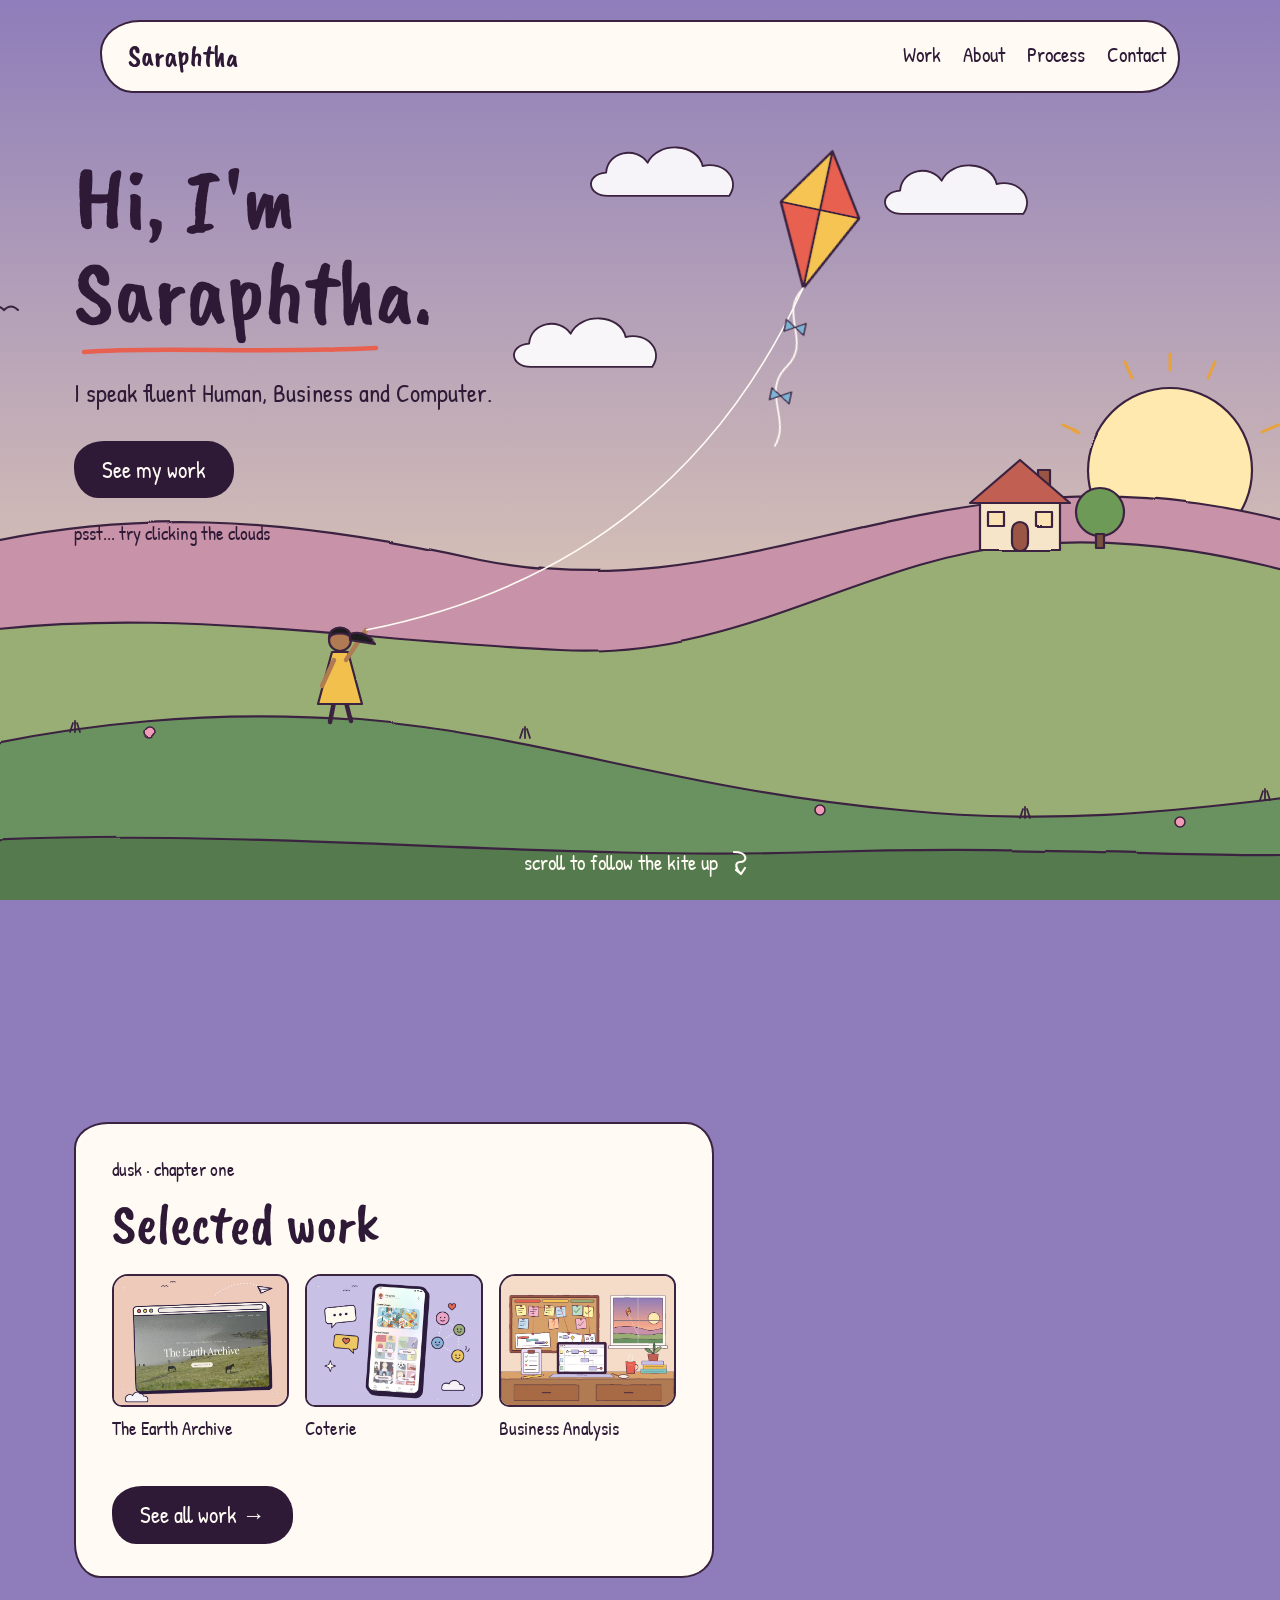
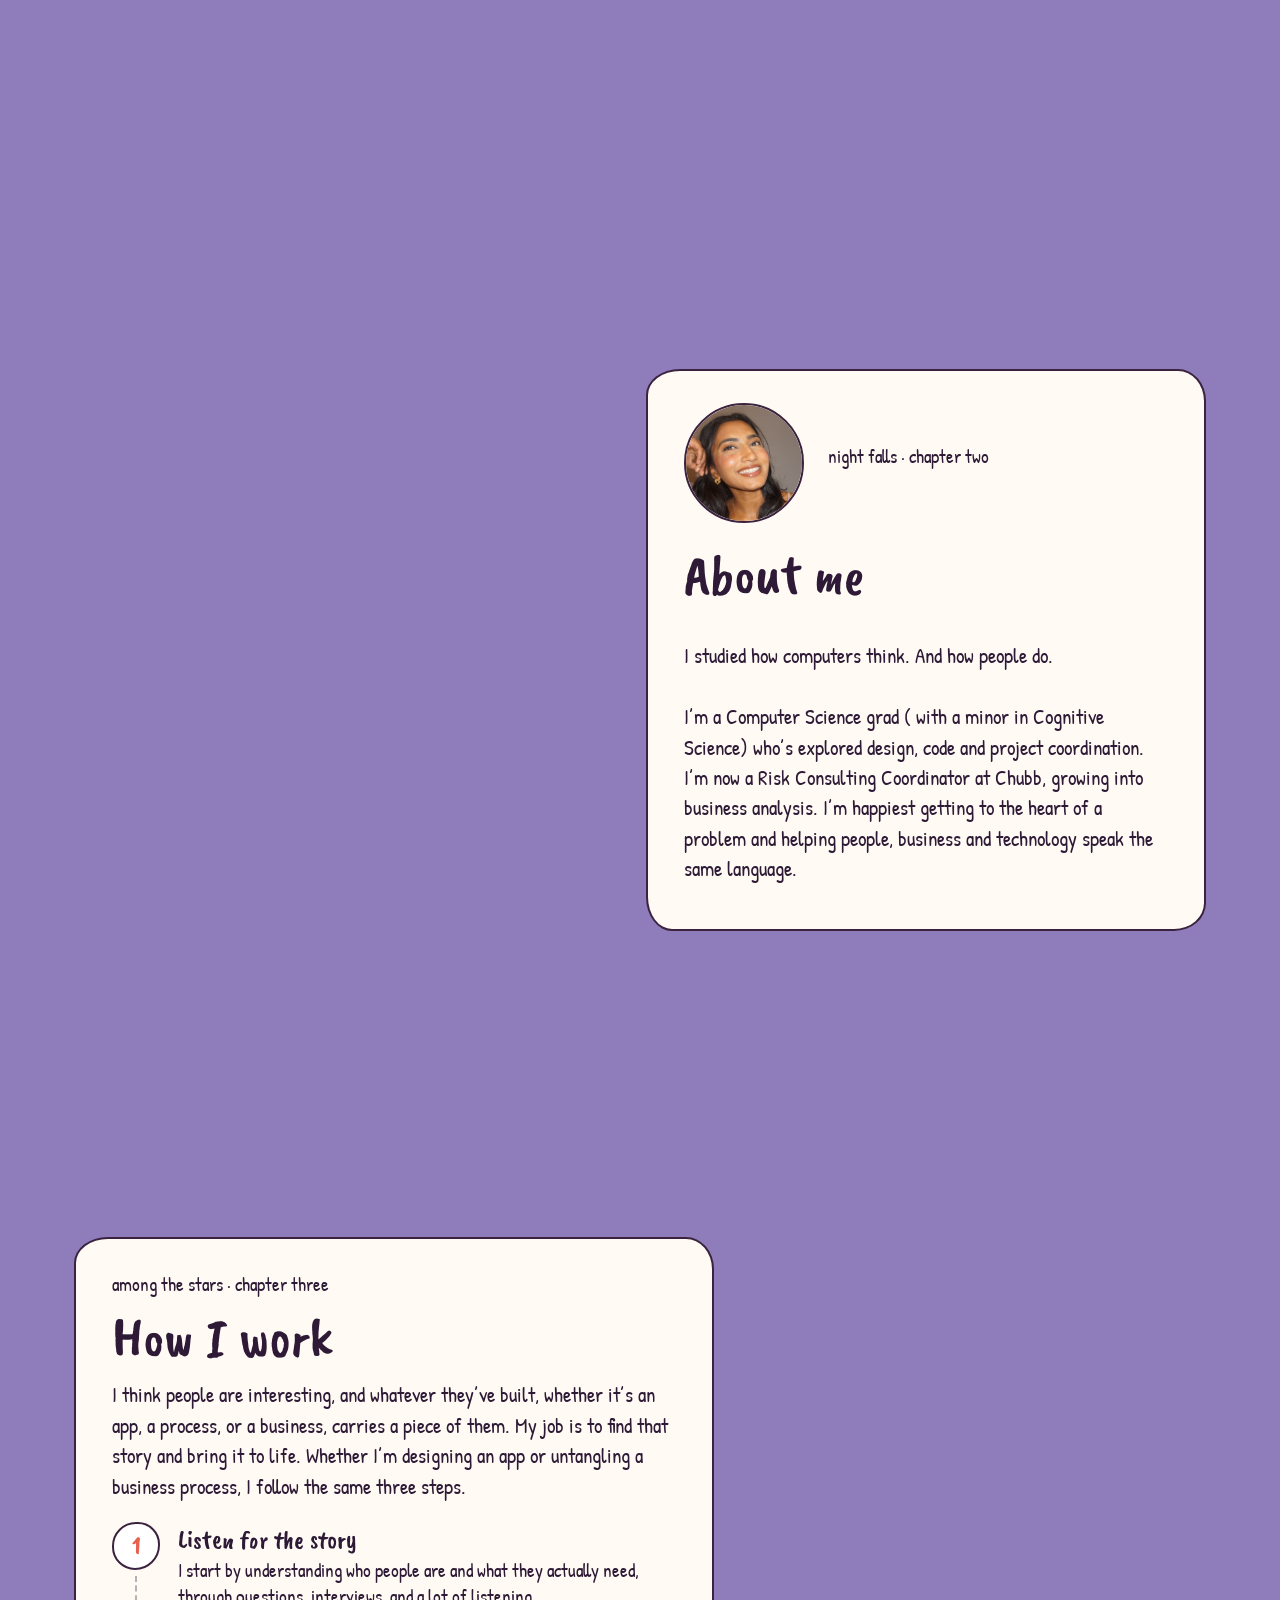
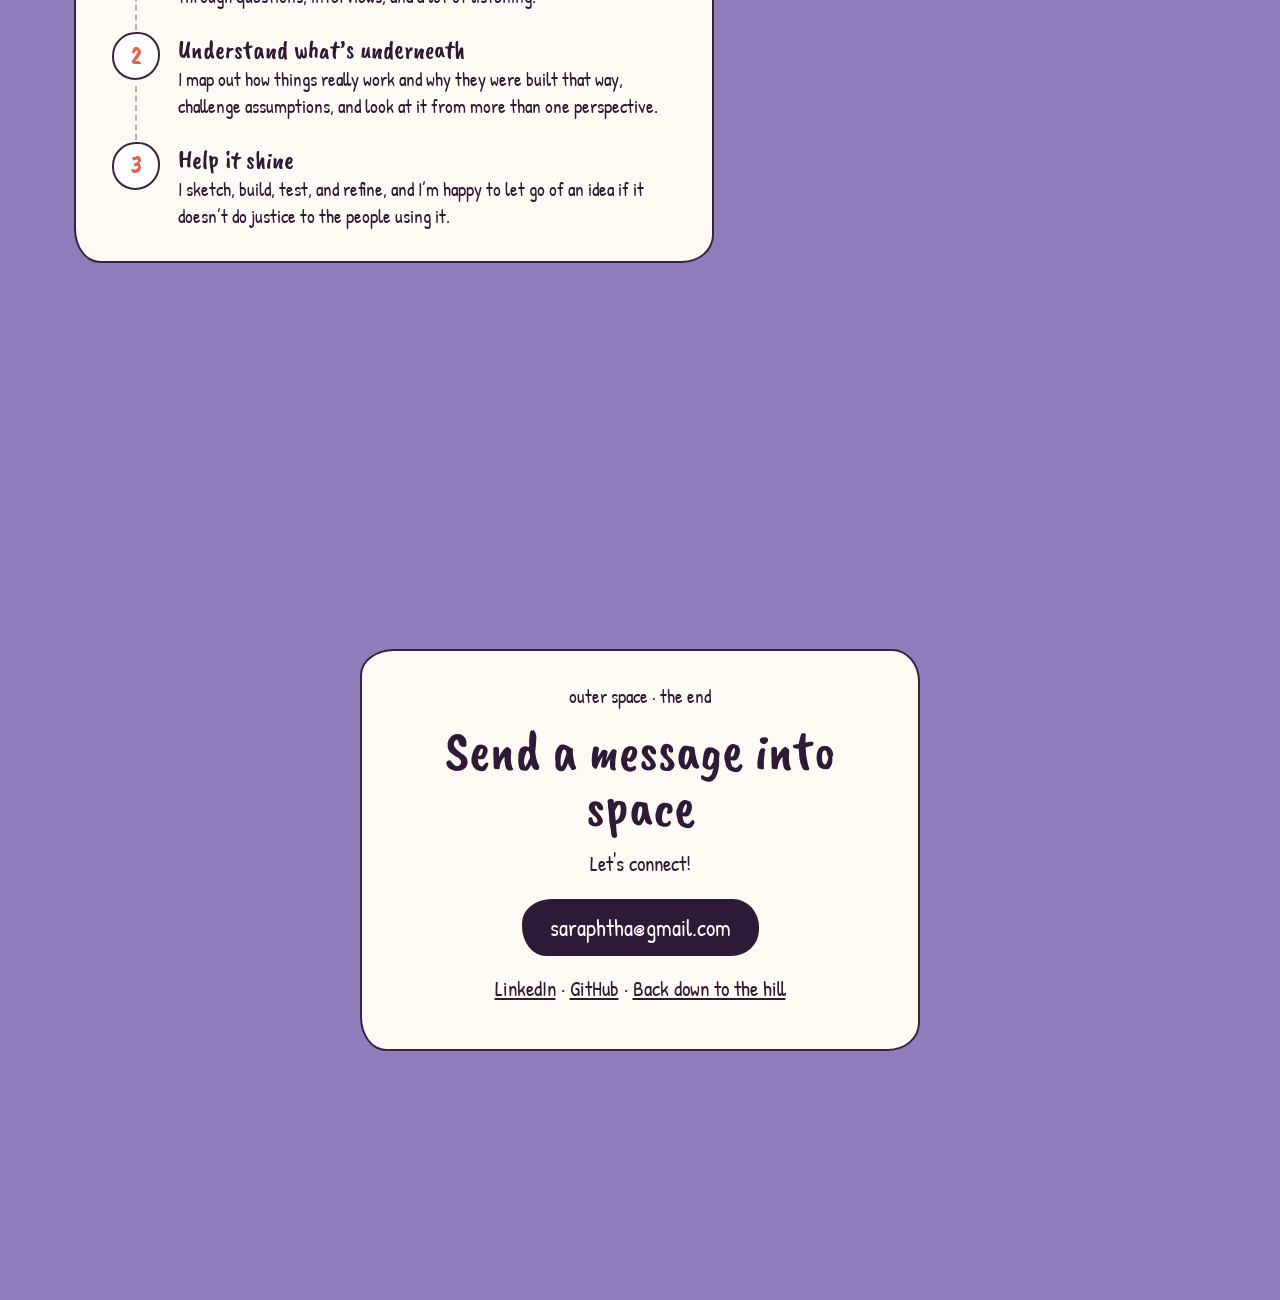
<file: index.html>
<!DOCTYPE html>
<html lang="en">
<head>
  <meta charset="UTF-8">
  <meta name="viewport" content="width=device-width, initial-scale=1.0">

  <!-- What shows up in Google results and browser tabs. Edit the description! -->
  <title>Saraphtha — Portfolio </title>
  <meta name="description" content="Computer Science Grad and Risk Consulting Coordinator at Chubb, growing into Business Analysis.">

  <!-- Fonts: Caveat Brush (headings) + Patrick Hand (body) -->
  <link rel="preconnect" href="https://fonts.googleapis.com">
  <link rel="preconnect" href="https://fonts.gstatic.com" crossorigin>
  <link rel="stylesheet" href="https://fonts.googleapis.com/css2?family=Caveat+Brush&family=Patrick+Hand&display=swap">

  <link rel="stylesheet" href="style.css">
  <!-- "defer" means the script runs after the page is built -->
  <script src="script.js" defer></script>
</head>
<body>

  <!-- Lets keyboard users jump past the menu -->
  <a class="skip-link" href="#home">Skip to content</a>

  <!-- ============================================================
       THE SCENE — fixed behind everything. script.js changes it
       as you scroll. aria-hidden = screen readers skip the drawings.
       ============================================================ -->
  <div class="scene" id="scene" aria-hidden="true">

    <!-- Stars: script.js draws dots into these two layers -->
    <div class="stars" id="stars"></div>
    <div class="stars stars--twinkle" id="stars-twinkle"></div>

    <!-- Shooting stars (only visible at night) -->
    <div class="shooting-stars" id="shooting-stars">
      <span class="shooting-star shooting-star--1"></span>
      <span class="shooting-star shooting-star--2"></span>
    </div>

    <svg id="scene-svg" viewBox="0 0 1440 900" preserveAspectRatio="xMidYMid slice">
      <defs>
        <!-- Soft glow for the galaxy -->
        <filter id="glow" x="-50%" y="-50%" width="200%" height="200%">
          <feGaussianBlur stdDeviation="16"/>
        </filter>
        <!-- The gentle hand-drawn wobble on every outline -->
        <filter id="wobble" x="-5%" y="-5%" width="110%" height="110%">
          <feTurbulence type="fractalNoise" baseFrequency="0.01" numOctaves="1" seed="4" result="noise"/>
          <feDisplacementMap in="SourceGraphic" in2="noise" scale="2.5" xChannelSelector="R" yChannelSelector="G"/>
        </filter>
        <!-- A grass tuft, reused a few times -->
        <path id="tuft" d="M0 0 l3 -9 M5 0 l0 -11 M10 0 l-3 -9"/>
      </defs>

      <!-- SPACE: galaxy + planets (fade in near the bottom of the page) -->
      <g id="space" opacity="0">
        <g transform="translate(1040 300)">
          <g class="galaxy-spin">
            <g filter="url(#glow)">
              <ellipse rx="280" ry="86" fill="#5B3FB3" opacity="0.55" transform="rotate(-18)"/>
              <ellipse rx="190" ry="56" fill="#D96BB0" opacity="0.5" transform="rotate(-18)"/>
              <ellipse rx="90" ry="30" fill="#FFD9F2" opacity="0.85" transform="rotate(-18)"/>
            </g>
            <path d="M0 0 C 60 -40 160 -30 230 10 M0 0 C -60 40 -160 30 -230 -10" stroke="#C9B6FF" stroke-width="10" fill="none" opacity="0.45" filter="url(#glow)"/>
            <circle r="20" fill="#FFF6E0"/>
          </g>
        </g>
        <g class="ink" filter="url(#wobble)">
          <!-- Ringed planet -->
          <circle cx="250" cy="660" r="72" fill="#F2B26B"/>
          <path d="M186 630 C 220 640 280 620 316 632 M180 680 C 220 690 290 672 322 684" fill="none" stroke="#C9803F" stroke-width="5"/>
          <ellipse cx="250" cy="664" rx="130" ry="26" fill="none" stroke="#F6D9A8" stroke-width="7" transform="rotate(-14 250 664)"/>
          <!-- Little teal planet -->
          <circle cx="170" cy="200" r="28" fill="#7FC8C2"/>
          <path d="M156 192 c 6 -4 12 -4 18 0" fill="none" stroke-width="1.8"/>
        </g>
      </g>

      <!-- MOON (night) -->
      <g id="moon" class="ink" opacity="0" filter="url(#wobble)">
        <circle cx="1200" cy="190" r="62" fill="#F4EEDC"/>
        <circle cx="1180" cy="172" r="10" fill="#E2D9BF"/>
        <circle cx="1222" cy="205" r="14" fill="#E2D9BF"/>
        <circle cx="1188" cy="222" r="7" fill="#E2D9BF"/>
      </g>

      <!-- SUN (sets as you scroll) -->
      <g id="sun" filter="url(#wobble)">
        <g stroke="#E9A23B" stroke-width="3" stroke-linecap="round">
          <line x1="1342" y1="432" x2="1358" y2="425"/>
          <line x1="1288" y1="378" x2="1295" y2="362"/>
          <line x1="1212" y1="378" x2="1205" y2="362"/>
          <line x1="1158" y1="432" x2="1142" y2="425"/>
          <line x1="1250" y1="370" x2="1250" y2="354"/>
        </g>
        <circle cx="1250" cy="470" r="82" fill="#FFE9AE" stroke="#3B2340" stroke-width="2.2"/>
      </g>

      <!-- BIRDS (fly past at sunset) -->
      <g id="birds">
        <g class="flock" fill="none" stroke="#3B2340" stroke-width="2" stroke-linecap="round">
          <path class="flap" d="M0 300 q 8 -8 16 0 q 8 -8 16 0"/>
          <path class="flap" d="M40 280 q 6 -6 12 0 q 6 -6 12 0"/>
          <path class="flap" d="M70 310 q 7 -7 14 0 q 7 -7 14 0"/>
        </g>
      </g>

      <!-- HILLS, HOUSE and GIRL (all move down together as you scroll) -->
      <g id="hills" class="ink" filter="url(#wobble)">
        <path d="M0 560 C 200 500 380 520 560 560 C 760 600 900 520 1100 500 C 1260 485 1360 520 1440 540 L1440 1300 L0 1300 Z" fill="#C893A8"/>
        <path d="M0 640 C 220 600 420 640 640 650 C 820 660 940 560 1100 545 C 1250 532 1360 570 1440 590 L1440 1300 L0 1300 Z" fill="#98AE74"/>

        <!-- House + tree -->
        <circle cx="1180" cy="512" r="24" fill="#6E9A58"/>
        <rect x="1176" y="534" width="8" height="14" fill="#7A5240"/>
        <rect x="1118" y="470" width="12" height="24" fill="#9A5544"/>
        <rect x="1060" y="500" width="80" height="50" fill="#F6E5C8"/>
        <polygon points="1050,503 1100,460 1150,503" fill="#C25E52"/>
        <rect x="1092" y="522" width="16" height="28" rx="8" fill="#9A5544"/>
        <rect class="window" x="1068" y="512" width="16" height="14" fill="#FCE3B4"/>
        <rect class="window" x="1116" y="512" width="16" height="14" fill="#FCE3B4"/>

        <path d="M0 760 C 160 720 300 710 440 720 C 620 735 760 790 980 810 C 1180 830 1320 800 1440 790 L1440 1300 L0 1300 Z" fill="#6A9160"/>
        <g fill="none" stroke-width="1.8">
          <use href="#tuft" transform="translate(150 732)"/>
          <use href="#tuft" transform="translate(600 738)"/>
          <use href="#tuft" transform="translate(1100 818)"/>
          <use href="#tuft" transform="translate(1340 800)"/>
        </g>
        <g fill="#F29BB7" stroke-width="1.6">
          <circle cx="230" cy="732" r="5"/>
          <circle cx="900" cy="810" r="5"/>
          <circle cx="1260" cy="822" r="5"/>
        </g>
        <path d="M0 845 C 300 822 600 862 900 852 C 1150 844 1300 862 1440 852 L1440 1300 L0 1300 Z" fill="#557A4E"/>

        <!-- The girl (her hand is at 446, 630 — the kite string starts there) -->
        <path d="M414 702 L410 722 M426 702 L431 722" fill="none" stroke-width="4.5"/>
        <path d="M398 704 L442 704 L428 652 L412 652 Z" fill="#F2C14E"/>
        <path d="M414 660 L402 686 M426 660 L446 630" fill="none" stroke="#B07A52" stroke-width="4.5"/>
        <circle cx="420" cy="640" r="11" fill="#B07A52"/>
        <path d="M409 638 C409 624 431 624 431 638 C428 632 412 632 409 638 Z" fill="#1C1A1D"/>
        <path d="M430 634 C442 630 450 636 456 644 C446 642 438 642 430 640 Z" fill="#1C1A1D"/>
      </g>

      <!-- KITE STRING — script.js redraws this every scroll -->
      <path id="kite-string" d="M446 630 Q 720 520 883 288" fill="none" stroke="#FFFBF4" stroke-width="1.6"/>

      <!-- KITE — script.js moves this group; the inner group bobs on its own -->
      <g id="kite">
        <g transform="rotate(12 900 210)">
          <g class="kite-bob ink" filter="url(#wobble)">
            <polygon points="900,150 940,210 900,210" fill="#E8604F"/>
            <polygon points="900,150 860,210 900,210" fill="#F6C453"/>
            <polygon points="860,210 900,290 900,210" fill="#E8604F"/>
            <polygon points="940,210 900,290 900,210" fill="#F6C453"/>
            <polygon points="900,150 940,210 900,290 860,210" fill="none"/>
            <path d="M900 290 C880 320 920 340 900 370 C880 400 915 420 905 450" fill="none" stroke="#FFFBF4" stroke-width="1.8"/>
            <path d="M890 324 L900 330 L890 336 Z M910 324 L900 330 L910 336 Z M890 394 L900 400 L890 406 Z M910 394 L900 400 L910 406 Z" fill="#7FB3D5" stroke-width="1.4"/>
          </g>
        </g>
      </g>
    </svg>
  </div>

  <!-- ============================================================
       CLOUDS — real buttons so they can be clicked (they puff away)
       ============================================================ -->
  <div class="clouds" id="clouds">
    <button class="cloud" type="button" style="left: 52%; top: 19%;" aria-label="Puff away this cloud">
      <svg viewBox="-100 -50 200 80" aria-hidden="true"><use href="#cloud-shape"/></svg>
    </button>
    <button class="cloud" type="button" style="left: 75%; top: 21%;" aria-label="Puff away this cloud">
      <svg viewBox="-100 -50 200 80" aria-hidden="true"><use href="#cloud-shape"/></svg>
    </button>
    <button class="cloud" type="button" style="left: 46%; top: 38%;" aria-label="Puff away this cloud">
      <svg viewBox="-100 -50 200 80" aria-hidden="true"><use href="#cloud-shape"/></svg>
    </button>
    <!-- The cloud drawing all three buttons share -->
    <svg width="0" height="0" style="position: absolute" aria-hidden="true">
      <path id="cloud-shape" d="M-70 20 C -95 20 -98 -6 -72 -8 C -70 -34 -36 -40 -22 -20 C -10 -46 38 -44 44 -16 C 70 -22 90 0 76 20 Z" fill="#FFFFFF" fill-opacity="0.9" stroke="#3B2340" stroke-width="2.2" stroke-linejoin="round"/>
    </svg>
  </div>

  <!-- ============================================================
       MENU — stays at the top the whole time
       ============================================================ -->
  <header class="site-header">
    <nav class="nav" aria-label="Main">
      <a class="nav__logo" href="#home">Saraphtha</a>
      <ul class="nav__links">
        <li><a href="#work">Work</a></li>
        <li><a href="#about">About</a></li>
        <li><a href="#process">Process</a></li>
        <li><a href="#contact">Contact</a></li>
      </ul>
    </nav>
  </header>

  <!-- ============================================================
       CONTENT — five sections, each one screen tall
       ============================================================ -->
  <main>

    <!-- 1. HOME — sunset -->
    <section id="home" class="section section--hero">
      <div class="hero">
        <p class="eyebrow"> </p>
        <h1 class="hero__title">Hi, I'm Saraphtha.</h1>
        <svg class="squiggle" width="300" height="16" viewBox="0 0 300 16" aria-hidden="true">
          <path d="M4 10 C 80 4 180 12 296 6" stroke="#E8604F" stroke-width="4.5" stroke-linecap="round" fill="none"/>
        </svg>
        <p class="hero__intro"> I speak fluent Human, Business and Computer.</p>
        <a class="btn" href="#work">See my work</a>                          <!-- CHANGED: button text -->
        <p class="hero__hint">psst... try clicking the clouds</p>
        </div>

        <!-- CHANGED: moved OUTSIDE the hero box so it can sit at the bottom centre of the screen.
            It's now a link (jumps to Work) with A2's loopy arrow. -->
        <a class="hero__scroll" href="#work">
        scroll to follow the kite up
        <svg width="30" height="30" viewBox="0 0 30 30" fill="none" stroke="currentColor" stroke-width="2.2" stroke-linecap="round" stroke-linejoin="round" aria-hidden="true"><path d="M8 4 C 22 4 22 14 14 14 C 8 14 10 22 15 26 M10 22 L15 26 L19 20"/></svg>
        </a>
    </section>

    <!-- 2. WORK — dusk -->
    <section id="work" class="section">
      <div class="card card--wide">
        <p class="eyebrow">dusk · chapter one</p>
        <h2>Selected work</h2>
        <ul class="work-grid">
          <!-- Each project links to its own page in the projects folder.
               Copy projects/project-one.html for each new project. -->
          <li>
            <a class="work-card" href="projects/the-earth-archive.html">
              <!-- Swap the placeholder span for: <img src="images/project-one.jpg" alt="[describe the image]"> -->
              <img src="images/travelblog.jpg" alt="A travel blog I designed and built from scratch."> 
              <span class="work-card__title"> The Earth Archive</span>
            </a>
          </li>
          <li>
            <a class="work-card" href="projects/coterie.html">
              <img src="images/cotrie-card.jpg" alt="An app that helps university students find their people through interest-based groups."> 
              <span class="work-card__title">Coterie</span>
            </a>
          </li>

          <li>
            <a class="work-card" href="projects/business-analysis.html">
              <img src="images/ba-cover.jpg" alt="Good questions lead to good plans. Here's what they built: a roadmap, process maps, test cases and a BA plan."> 
              <span class="work-card__title">Business Analysis</span>
            </a>
          </li>


        </ul>
        <p class="work-more"><a class="btn" href="all-work.html">See all work →</a></p>   <!-- NEW -->
      </div>
    </section>

    <!-- 3. ABOUT — night falls -->
    <section id="about" class="section section--right">
      <div class="card card--about">
        <!-- Swap for: <img class="about__photo" src="images/me.jpg" alt="Photo of Saraphtha"> -->
          <img class="about__photo" src="images/me.jpg" alt="Photo of Saraphtha">
          <p class="eyebrow">night falls · chapter two</p>
          <h2>About me</h2>
          <p>I studied how computers think. And how people do.<br> <br>

            I’m a Computer Science grad ( with a minor in Cognitive Science) who’s explored design, code and project coordination. I’m now a Risk Consulting Coordinator at Chubb, growing into business analysis. I’m happiest getting to the heart of a problem and helping people, business and technology speak the same language. </p>
        </div>
      </div>
    </section>

    <!-- 4. PROCESS — among the stars -->
    <section id="process" class="section">
      <div class="card card--wide">
        <p class="eyebrow">among the stars · chapter three</p>
        <h2>How I work</h2>
                <!-- NEW: short intro line -->
                <p>I think people are interesting, and whatever they’ve built, whether it’s an app, a process, or a business, carries a piece of them. My job is to find that story and bring it to life. Whether I’m designing an app or untangling a business process, I follow the same three steps.</p>
                <ol class="steps">
                  <li>
                    <span class="steps__num">1</span>
                    <span class="steps__title">Listen for the story</span>                     <!-- NEW: step title -->
                    I start by understanding who people are and what they actually need, through questions, interviews, and a lot of listening.
                  <li>
                    <span class="steps__num">2</span>
                    <span class="steps__title">Understand what’s underneath</span>
                    I map out how things really work and why they were built that way, challenge assumptions, and look at it from more than one perspective.
                  </li>
                  <li>
                    <span class="steps__num">3</span>
                    <span class="steps__title">Help it shine</span>
                    I sketch, build, test, and refine, and I’m happy to let go of an idea if it doesn’t do justice to the people using it.
                  </li>
                </ol>
      </div>
    </section>

    <!-- 5. CONTACT — outer space -->
    <section id="contact" class="section section--center">
      <div class="card card--contact">
        <p class="eyebrow">outer space · the end</p>
        <h2>Send a message into space</h2>
        <p> Let's connect! </p>
        <a class="btn" href="mailto:saraphtha@gmail.com">saraphtha@gmail.com</a>
        <p class="links">
          <a href="https://www.linkedin.com/in/saraphtha/">LinkedIn</a> ·
          <a href="https://github.com/saraphthas">GitHub</a> ·
          <a href="#home">Back down to the hill</a>
        </p>
      </div>
    </section>

  </main>
</body>
</html>
</file>
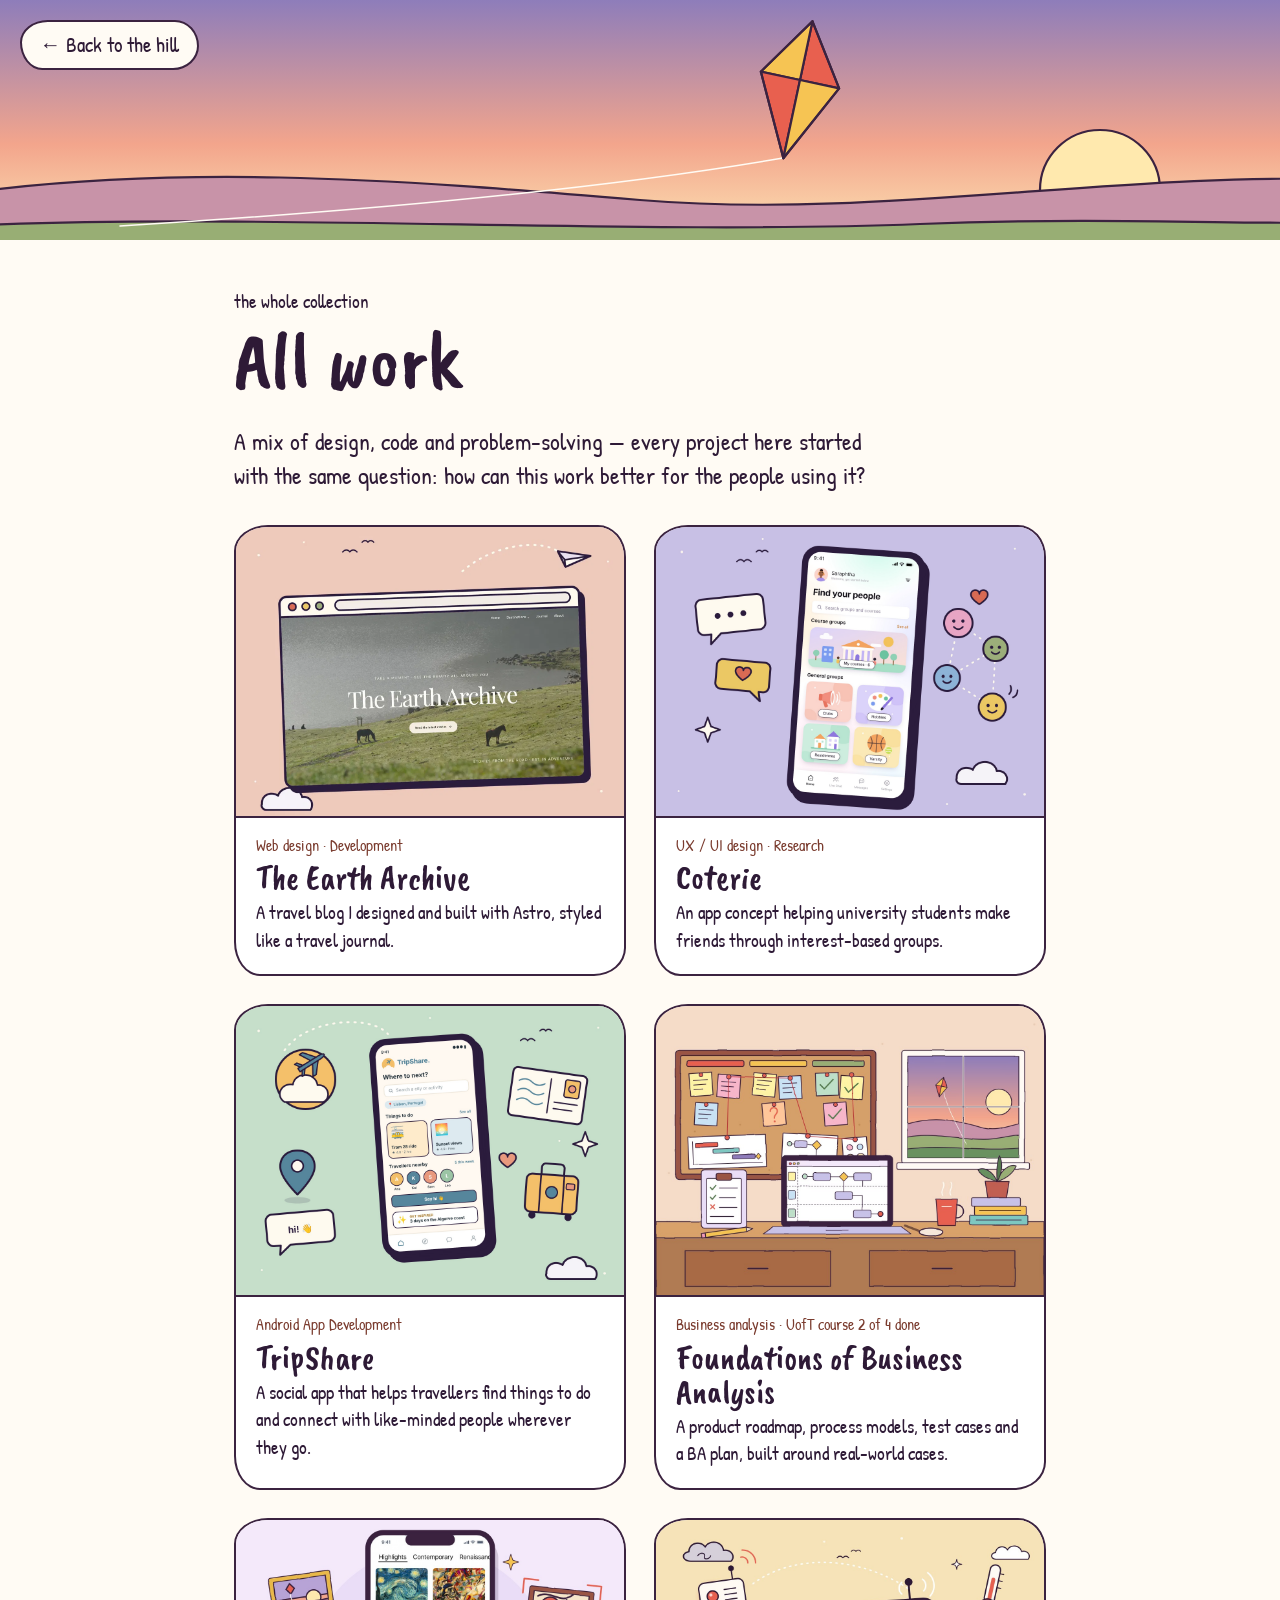
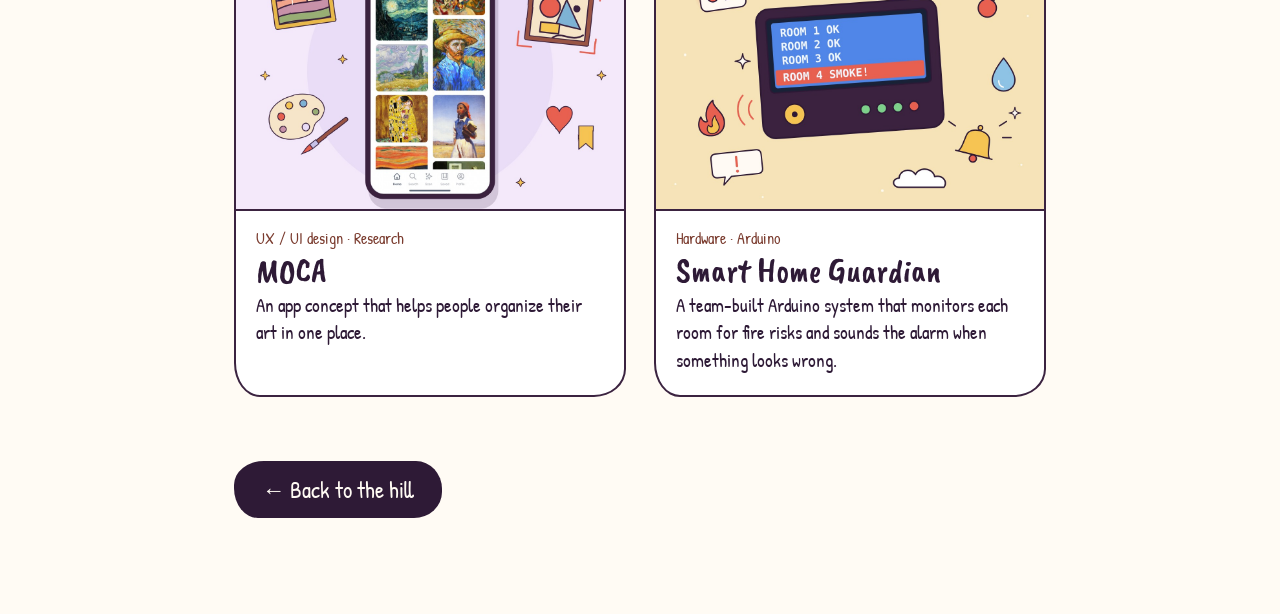
<file: all-work.html>
<!DOCTYPE html>
<html lang="en">
<head>
  <meta charset="UTF-8">
  <meta name="viewport" content="width=device-width, initial-scale=1.0">

  <title>All work — Saraphtha</title>
  <meta name="description" content="All of Saraphtha's projects: design, development and case studies.">

  <link rel="preconnect" href="https://fonts.googleapis.com">
  <link rel="preconnect" href="https://fonts.gstatic.com" crossorigin>
  <link rel="stylesheet" href="https://fonts.googleapis.com/css2?family=Caveat+Brush&family=Patrick+Hand&display=swap">

  <!-- This page sits next to index.html, so no "../" needed -->
  <link rel="stylesheet" href="style.css">
</head>
<body class="project-page">

  <!-- The same sunset strip as the project pages -->
  <header class="project-sky">
    <a class="project-sky__back" href="index.html#work">← Back to the hill</a>
    <svg viewBox="0 0 1440 240" preserveAspectRatio="xMidYMax slice" aria-hidden="true">
      <g stroke="#3B2340" stroke-width="2.2" stroke-linejoin="round" stroke-linecap="round">
        <circle cx="1180" cy="190" r="60" fill="#FFE9AE"/>
        <path d="M0 200 C 240 160 480 180 720 200 C 960 220 1200 170 1440 180 L1440 260 L0 260 Z" fill="#C893A8"/>
        <path d="M0 228 C 300 210 700 236 1000 224 C 1200 216 1340 226 1440 222 L1440 260 L0 260 Z" fill="#98AE74"/>
        <path d="M200 226 Q 620 200 863 158" fill="none" stroke="#FFFBF4" stroke-width="1.6"/>
        <g transform="translate(-20 -130) rotate(12 900 210)">
          <polygon points="900,150 940,210 900,210" fill="#E8604F"/>
          <polygon points="900,150 860,210 900,210" fill="#F6C453"/>
          <polygon points="860,210 900,290 900,210" fill="#E8604F"/>
          <polygon points="940,210 900,290 900,210" fill="#F6C453"/>
          <polygon points="900,150 940,210 900,290 860,210" fill="none"/>
        </g>
      </g>
    </svg>
  </header>

  <main class="project">
    <p class="eyebrow">the whole collection</p>
    <h1>All work</h1>
    <p class="project__intro">A mix of design, code and problem-solving — every project here started with the same question: how can this work better for the people using it?</p>
    <!--                     ^ CHANGED: your intro line -->

    <!-- One <li> per project. Copy a block to add another one. -->
    <ul class="all-work">

      <li>
        <a class="all-work__card" href="projects/the-earth-archive.html">
          <img class="all-work__image" src="images/travelblog.jpg" alt="The Earth Archive travel blog homepage">
          <span class="all-work__body">
            <span class="all-work__type">Web design · Development</span>
            <span class="all-work__title">The Earth Archive</span>
            <span class="all-work__desc">A travel blog I designed and built with Astro, styled like a travel journal.</span>
          </span>
        </a>
      </li>

      <li>
        <a class="all-work__card" href="projects/coterie.html">
          <img class="all-work__image" src="images/coterie-card2.jpg" alt="Coterie, an app helping students make friends">   <!-- CHANGED -->
          <span class="all-work__body">
            <span class="all-work__type">UX / UI design · Research</span>                                                           <!-- CHANGED -->
            <span class="all-work__title">Coterie</span>                                                                       <!-- CHANGED -->
            <span class="all-work__desc">An app concept helping university students make friends through interest-based groups.</span>   <!-- CHANGED -->
          </span>
        </a>
      </li>

      <li>
        <a class="all-work__card" href="projects/tripshare.html">
          <img class="all-work__image" src="images/tripshare-thumb.jpg" alt="A social app that helps travellers find things to do and connect with like-minded people wherever they go.
          ">   <!-- CHANGED -->
          <span class="all-work__body">
            <span class="all-work__type">Android App Development</span>
            <span class="all-work__title">TripShare</span>
            <span class="all-work__desc">A social app that helps travellers find things to do and connect with like-minded people wherever they go.
            </span>
          </span>
        </a>
      </li>

      <!-- NEW: Business analysis course page -->
      <li>
        <a class="all-work__card" href="projects/business-analysis.html">
          <img class="all-work__image" src="images/ba-cover.jpg" alt="Business Analyst themed cover photo">
          <span class="all-work__body">
            <span class="all-work__type">Business analysis · UofT course <span class="all-work__badge">2 of 4 done</span></span>
            <span class="all-work__title">Foundations of Business Analysis</span>
            <span class="all-work__desc">A product roadmap, process models, test cases and a BA plan, built around real-world cases.</span>
          </span>
        </a>
      </li>
      <!-- END NEW -->

      <li>
        <a class="all-work__card" href="projects/moca.html">
          <img class="all-work__image" src="images/moca-cover.jpg" alt="MOCA, an app that helps people organize their photos in one place.">
          <span class="all-work__body">
            <span class="all-work__type">UX / UI design · Research</span>
            <span class="all-work__title">MOCA</span>
            <span class="all-work__desc">An app concept that helps people organize their art in one place.</span>
          </span>
        </a>
      </li>

      <li>
        <a class="all-work__card" href="projects/smart-home-guardian.html">
          <img class="all-work__image" src="images/guardian-cover.jpg" alt="Smart Home Guardian room device with its LED and sensors">
          <span class="all-work__body">
            <span class="all-work__type">Hardware · Arduino</span>
            <span class="all-work__title">Smart Home Guardian</span>
            <span class="all-work__desc">A team-built Arduino system that monitors each room for fire risks and sounds the alarm when something looks wrong.</span>
          </span>
        </a>
      </li>

    </ul>

    <nav class="project__next" aria-label="Back">
      <a class="btn" href="index.html#work">← Back to the hill</a>
    </nav>
  </main>
</body>
</html>
</file>
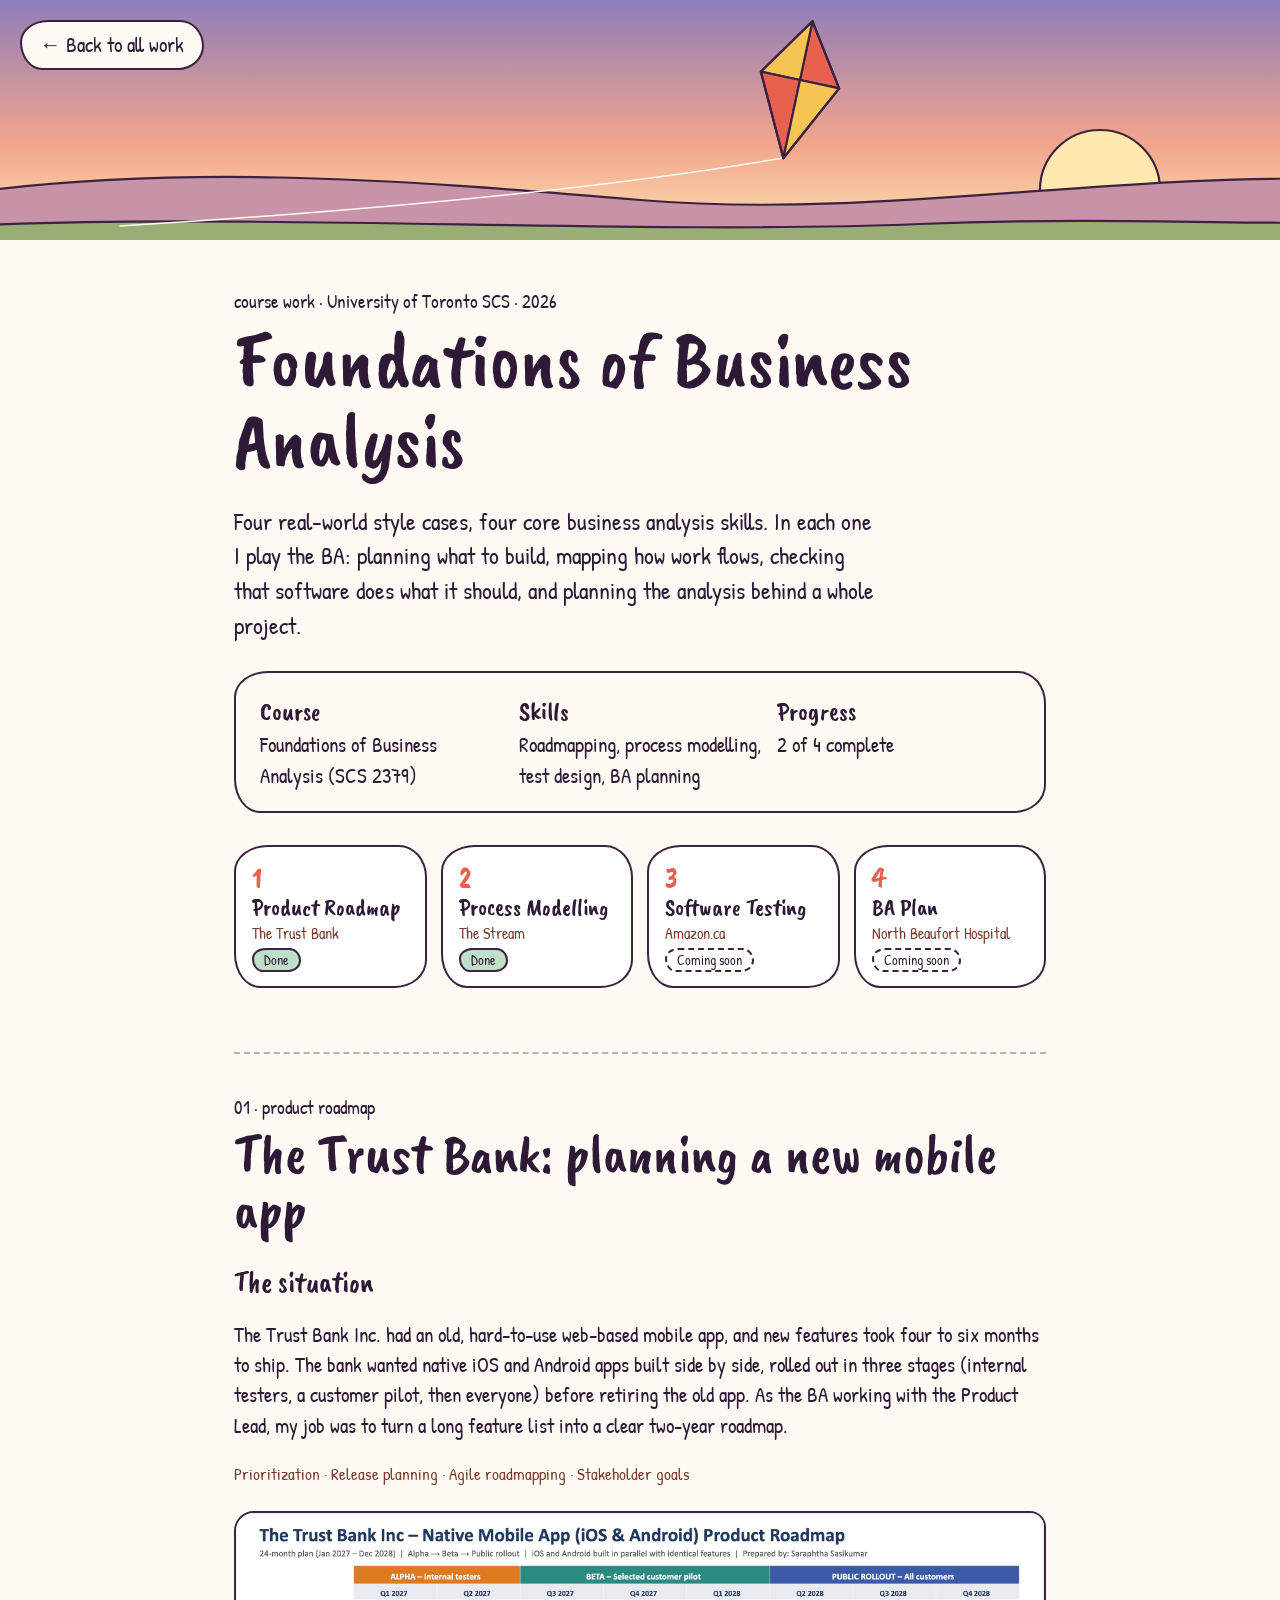
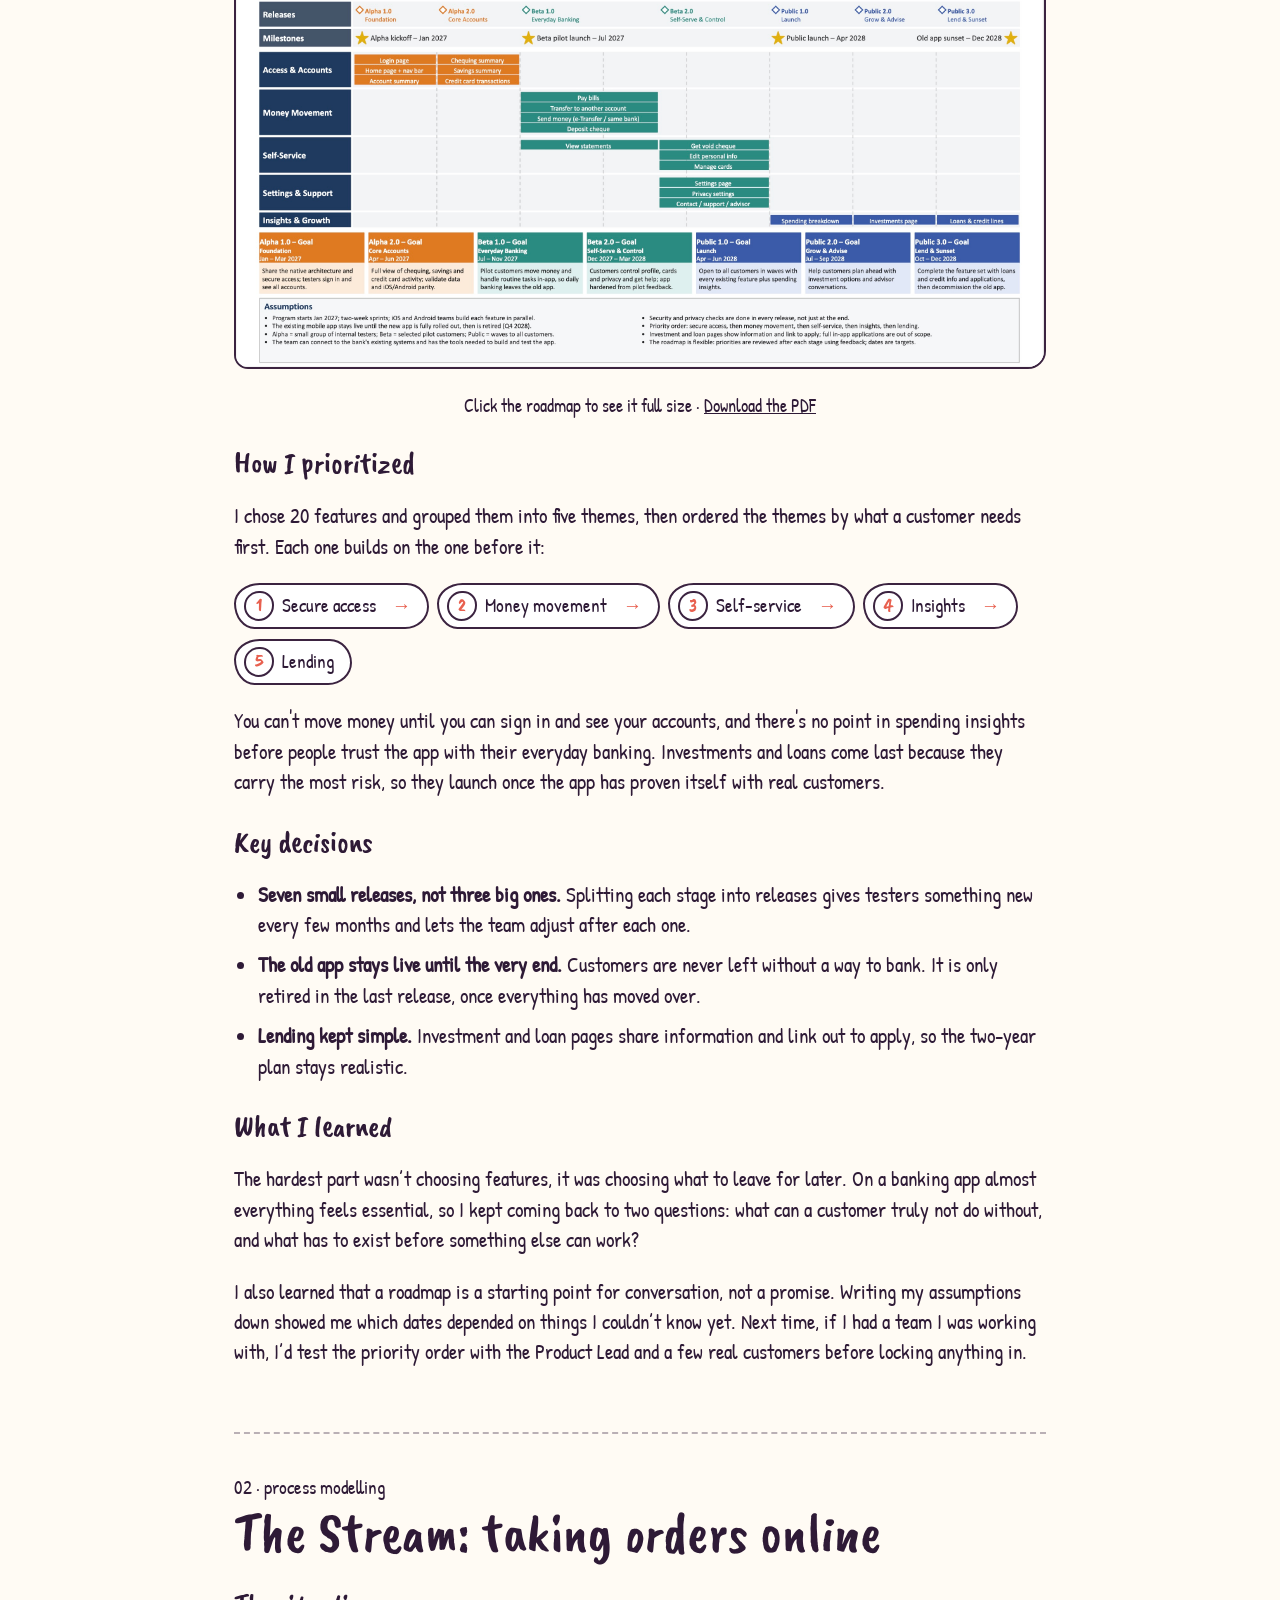
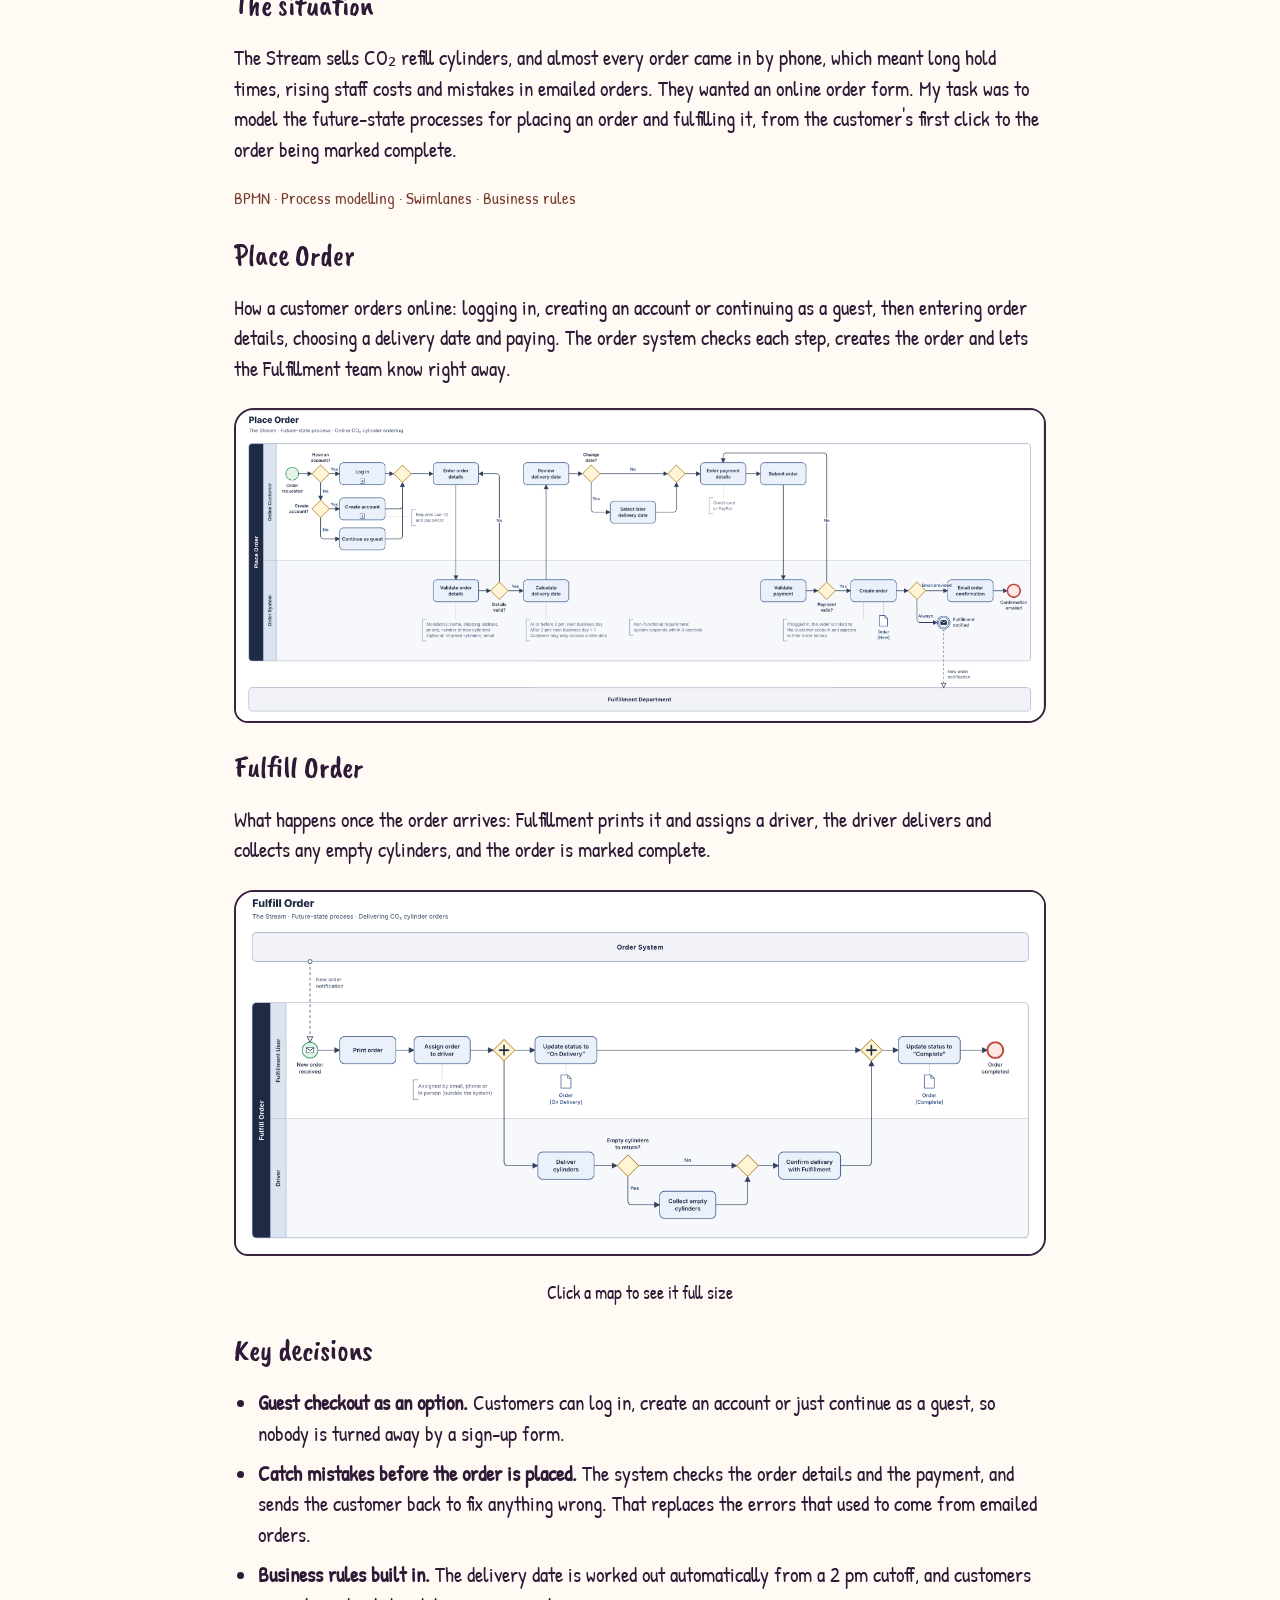
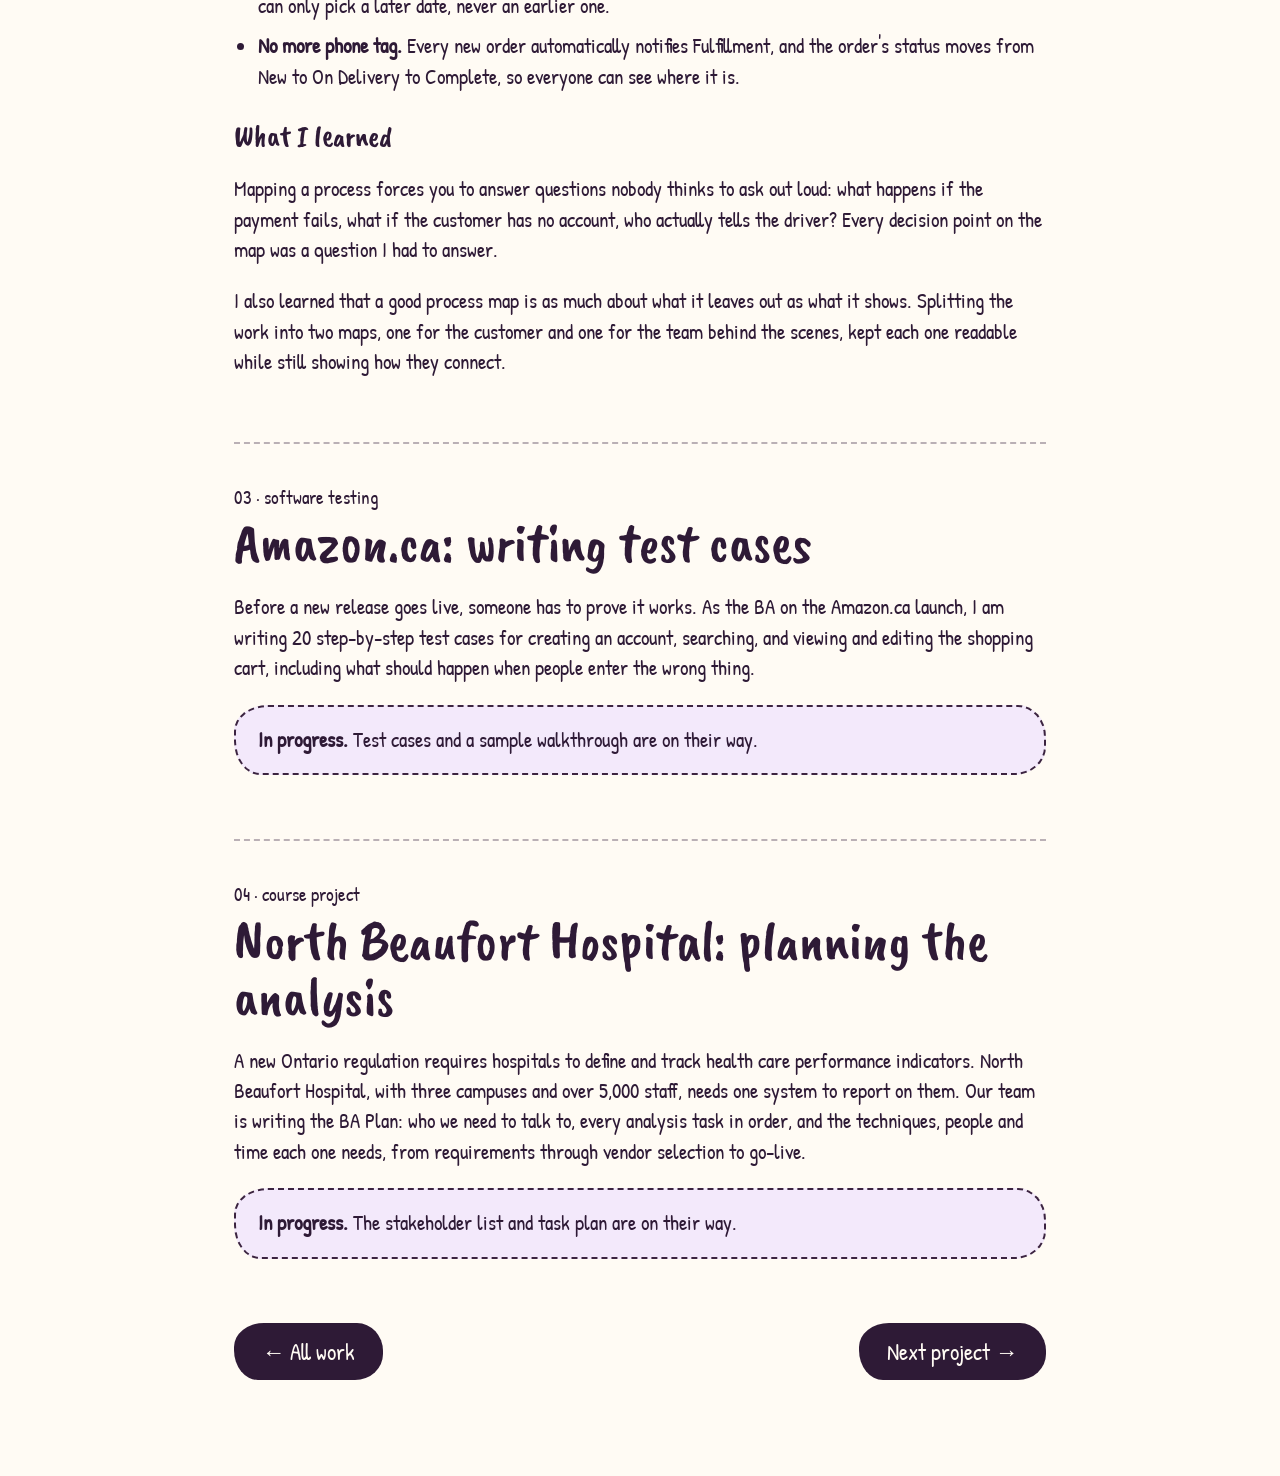
<file: projects/business-analysis.html>
<!DOCTYPE html>
<html lang="en">
<head>
  <meta charset="UTF-8">
  <meta name="viewport" content="width=device-width, initial-scale=1.0">

  <title>Foundations of Business Analysis — Saraphtha</title>
  <meta name="description" content="My work from the Foundations of Business Analysis course at the University of Toronto: a product roadmap, process models, test cases and a BA plan.">

  <link rel="preconnect" href="https://fonts.googleapis.com">
  <link rel="preconnect" href="https://fonts.gstatic.com" crossorigin>
  <link rel="stylesheet" href="https://fonts.googleapis.com/css2?family=Caveat+Brush&family=Patrick+Hand&display=swap">

  <link rel="stylesheet" href="../style.css">
</head>
<body class="project-page">

  <!-- Same sunset strip as your other project pages -->
  <header class="project-sky">
    <a class="project-sky__back" href="../all-work.html">← Back to all work</a>
    <svg viewBox="0 0 1440 240" preserveAspectRatio="xMidYMax slice" aria-hidden="true">
      <g stroke="#3B2340" stroke-width="2.2" stroke-linejoin="round" stroke-linecap="round">
        <circle cx="1180" cy="190" r="60" fill="#FFE9AE"/>
        <path d="M0 200 C 240 160 480 180 720 200 C 960 220 1200 170 1440 180 L1440 260 L0 260 Z" fill="#C893A8"/>
        <path d="M0 228 C 300 210 700 236 1000 224 C 1200 216 1340 226 1440 222 L1440 260 L0 260 Z" fill="#98AE74"/>
        <path d="M200 226 Q 620 200 863 158" fill="none" stroke="#FFFBF4" stroke-width="1.6"/>
        <g transform="translate(-20 -130) rotate(12 900 210)">
          <polygon points="900,150 940,210 900,210" fill="#E8604F"/>
          <polygon points="900,150 860,210 900,210" fill="#F6C453"/>
          <polygon points="860,210 900,290 900,210" fill="#E8604F"/>
          <polygon points="940,210 900,290 900,210" fill="#F6C453"/>
          <polygon points="900,150 940,210 900,290 860,210" fill="none"/>
        </g>
      </g>
    </svg>
  </header>

  <main class="project">
    <p class="eyebrow">course work · University of Toronto SCS · 2026</p>
    <h1>Foundations of Business Analysis</h1>
    <p class="project__intro">Four real-world style cases, four core business analysis skills. In each one I play the BA: planning what to build, mapping how work flows, checking that software does what it should, and planning the analysis behind a whole project.</p>

    <!-- Quick facts -->
    <dl class="project__facts">
      <div>
        <dt>Course</dt>
        <dd>Foundations of Business Analysis (SCS 2379)</dd>
      </div>
      <div>
        <dt>Skills</dt>
        <dd>Roadmapping, process modelling, test design, BA planning</dd>
      </div>
      <div>
        <dt>Progress</dt>
        <dd>2 of 4 complete</dd>   <!-- EDIT: update as you finish each one -->
      </div>
    </dl>

    <!-- ============================================================
         CONTENTS — one card per piece of work, jumps down the page.
         When you finish one, change "Coming soon" to "Done" and add
         the class "course-toc__status--done".
         ============================================================ -->
    <ol class="course-toc">
      <li>
        <a class="course-toc__card" href="#roadmap">
          <span class="course-toc__num">1</span>
          <span class="course-toc__title">Product Roadmap</span>
          <span class="course-toc__case">The Trust Bank</span>
          <span class="course-toc__status course-toc__status--done">Done</span>
        </a>
      </li>
      <li>
        <a class="course-toc__card" href="#process">
          <span class="course-toc__num">2</span>
          <span class="course-toc__title">Process Modelling</span>
          <span class="course-toc__case">The Stream</span>
          <span class="course-toc__status course-toc__status--done">Done</span>   <!-- CHANGED -->
        </a>
      </li>
      <li>
        <a class="course-toc__card" href="#testing">
          <span class="course-toc__num">3</span>
          <span class="course-toc__title">Software Testing</span>
          <span class="course-toc__case">Amazon.ca</span>
          <span class="course-toc__status">Coming soon</span>
        </a>
      </li>
      <li>
        <a class="course-toc__card" href="#ba-plan">
          <span class="course-toc__num">4</span>
          <span class="course-toc__title">BA Plan</span>
          <span class="course-toc__case">North Beaufort Hospital</span>
          <span class="course-toc__status">Coming soon</span>
        </a>
      </li>
    </ol>


    <!-- ============================================================
         1. PRODUCT ROADMAP — done
         ============================================================ -->
    <section class="course-piece" id="roadmap">
      <p class="eyebrow">01 · product roadmap</p>
      <h2>The Trust Bank: planning a new mobile app</h2>

      <h3>The situation</h3>
      <p>The Trust Bank Inc. had an old, hard-to-use web-based mobile app, and new features took four to six months to ship. The bank wanted native iOS and Android apps built side by side, rolled out in three stages (internal testers, a customer pilot, then everyone) before retiring the old app. As the BA working with the Product Lead, my job was to turn a long feature list into a clear two-year roadmap.</p>
      <p class="project__tags">Prioritization · Release planning · Agile roadmapping · Stakeholder goals</p>   <!-- CHANGED: new skills line -->

      <!-- Save your roadmap as an image at images/trust-bank-roadmap.png -->
      <a class="project__zoom" href="../images/ProductRoadmap.jpg" target="_blank" rel="noopener">
        <img class="project__image project__image--contain" src="../images/ProductRoadmap.jpg" alt="One-page product roadmap for The Trust Bank mobile app: 20 features across seven releases in Alpha, Beta and Public stages, January 2027 to December 2028.">
      </a>
      <p class="project__caption">
        Click the roadmap to see it full size ·
        <!-- Save your PDF at files/trust-bank-roadmap.pdf -->
        <a href="../images/trustbank-product-roadmap.pdf" download>Download the PDF</a>
      </p>

      <!-- CHANGED: priority order now matches your roadmap -->
      <h3>How I prioritized</h3>
      <p>I chose 20 features and grouped them into five themes, then ordered the themes by what a customer needs first. Each one builds on the one before it:</p>
      <ol class="priority-path">
        <li>Secure access</li>
        <li>Money movement</li>
        <li>Self-service</li>
        <li>Insights</li>
        <li>Lending</li>
      </ol>
      <p>You can't move money until you can sign in and see your accounts, and there's no point in spending insights before people trust the app with their everyday banking. Investments and loans come last because they carry the most risk, so they launch once the app has proven itself with real customers.</p>

      <!-- CHANGED: instead of repeating the roadmap, this explains the thinking behind it -->
      <h3>Key decisions</h3>
      <ul class="project__list">
        <li><strong>Seven small releases, not three big ones.</strong> Splitting each stage into releases gives testers something new every few months and lets the team adjust after each one.</li>
        <li><strong>The old app stays live until the very end.</strong> Customers are never left without a way to bank. It is only retired in the last release, once everything has moved over.</li>
        <li><strong>Lending kept simple.</strong> Investment and loan pages share information and link out to apply, so the two-year plan stays realistic.</li>
      </ul>

      <h3>What I learned</h3>
      <p>The hardest part wasn’t choosing features, it was choosing what to leave for later. On a banking app almost everything feels essential, so I kept coming back to two questions: what can a customer truly not do without, and what has to exist before something else can work?</p>
      <p>I also learned that a roadmap is a starting point for conversation, not a promise. Writing my assumptions down showed me which dates depended on things I couldn’t know yet. Next time, if I had a team I was working with, I’d test the priority order with the Product Lead and a few real customers before locking anything in.</p>
    </section>


    <!-- ============================================================
         2. PROCESS MODELLING — coming soon
         When it's done: delete the "course-soon" box and add your
         diagrams (images/stream-place-order.png, images/stream-fulfill-order.png)
         ============================================================ -->
        <!-- ============================================================
         2. PROCESS MODELLING — done
         CHANGED: this whole section is new, built like the roadmap section
         ============================================================ -->
         <section class="course-piece" id="process">
          <p class="eyebrow">02 · process modelling</p>
          <h2>The Stream: taking orders online</h2>
    
          <h3>The situation</h3>
          <p>The Stream sells CO₂ refill cylinders, and almost every order came in by phone, which meant long hold times, rising staff costs and mistakes in emailed orders. They wanted an online order form. My task was to model the future-state processes for placing an order and fulfilling it, from the customer's first click to the order being marked complete.</p>
          <p class="project__tags">BPMN · Process modelling · Swimlanes · Business rules</p>
    
          <h3>Place Order</h3>
          <p>How a customer orders online: logging in, creating an account or continuing as a guest, then entering order details, choosing a delivery date and paying. The order system checks each step, creates the order and lets the Fulfillment team know right away.</p>
          <a class="project__zoom" href="../images/Place Order - The Stream.pdf" target="_blank" rel="noopener">
            <img class="project__image project__image--contain" src="../images/PlaceOrder.png" alt="BPMN process map for Place Order, with Online Customer and Order System lanes.">
          </a>
    
          <h3>Fulfill Order</h3>
          <p>What happens once the order arrives: Fulfillment prints it and assigns a driver, the driver delivers and collects any empty cylinders, and the order is marked complete.</p>
          <a class="project__zoom" href="../images/Fulfill Order - The Stream.pdf" target="_blank" rel="noopener">
            <img class="project__image project__image--contain" src="../images/FufillOrder.png" alt="BPMN process map for Fulfill Order, with Fulfillment User and Driver lanes.">
          </a>
          <p class="project__caption">Click a map to see it full size</p>
    
          <h3>Key decisions</h3>
          <ul class="project__list">
            <li><strong>Guest checkout as an option.</strong> Customers can log in, create an account or just continue as a guest, so nobody is turned away by a sign-up form.</li>
            <li><strong>Catch mistakes before the order is placed.</strong> The system checks the order details and the payment, and sends the customer back to fix anything wrong. That replaces the errors that used to come from emailed orders.</li>
            <li><strong>Business rules built in.</strong> The delivery date is worked out automatically from a 2 pm cutoff, and customers can only pick a later date, never an earlier one.</li>
            <li><strong>No more phone tag.</strong> Every new order automatically notifies Fulfillment, and the order's status moves from New to On Delivery to Complete, so everyone can see where it is.</li>
          </ul>
    
          <h3>What I learned</h3>
          <p>Mapping a process forces you to answer questions nobody thinks to ask out loud: what happens if the payment fails, what if the customer has no account, who actually tells the driver? Every decision point on the map was a question I had to answer.</p>
          <p>I also learned that a good process map is as much about what it leaves out as what it shows. Splitting the work into two maps, one for the customer and one for the team behind the scenes, kept each one readable while still showing how they connect.</p>
        </section>

    


    <!-- ============================================================
         3. SOFTWARE TESTING — coming soon
         ============================================================ -->
    <section class="course-piece" id="testing">
      <p class="eyebrow">03 · software testing</p>
      <h2>Amazon.ca: writing test cases</h2>
      <p>Before a new release goes live, someone has to prove it works. As the BA on the Amazon.ca launch, I am writing 20 step-by-step test cases for creating an account, searching, and viewing and editing the shopping cart, including what should happen when people enter the wrong thing.</p>
      <div class="course-soon">
        <p><strong>In progress.</strong> Test cases and a sample walkthrough are on their way.</p>
      </div>
    </section>


    <!-- ============================================================
         4. COURSE PROJECT — coming soon
         ============================================================ -->
    <section class="course-piece" id="ba-plan">
      <p class="eyebrow">04 · course project</p>
      <h2>North Beaufort Hospital: planning the analysis</h2>
      <p>A new Ontario regulation requires hospitals to define and track health care performance indicators. North Beaufort Hospital, with three campuses and over 5,000 staff, needs one system to report on them. Our team is writing the BA Plan: who we need to talk to, every analysis task in order, and the techniques, people and time each one needs, from requirements through vendor selection to go-live.</p>
      <div class="course-soon">
        <p><strong>In progress.</strong> The stakeholder list and task plan are on their way.</p>
        <!-- EDIT later: add a line about YOUR part of the team project -->
      </div>
    </section>

    <nav class="project__next" aria-label="More projects">
      <a class="btn" href="../all-work.html">← All work</a>
      <a class="btn" href="project-one.html">Next project →</a>
    </nav>
  </main>
</body>
</html>
</file>
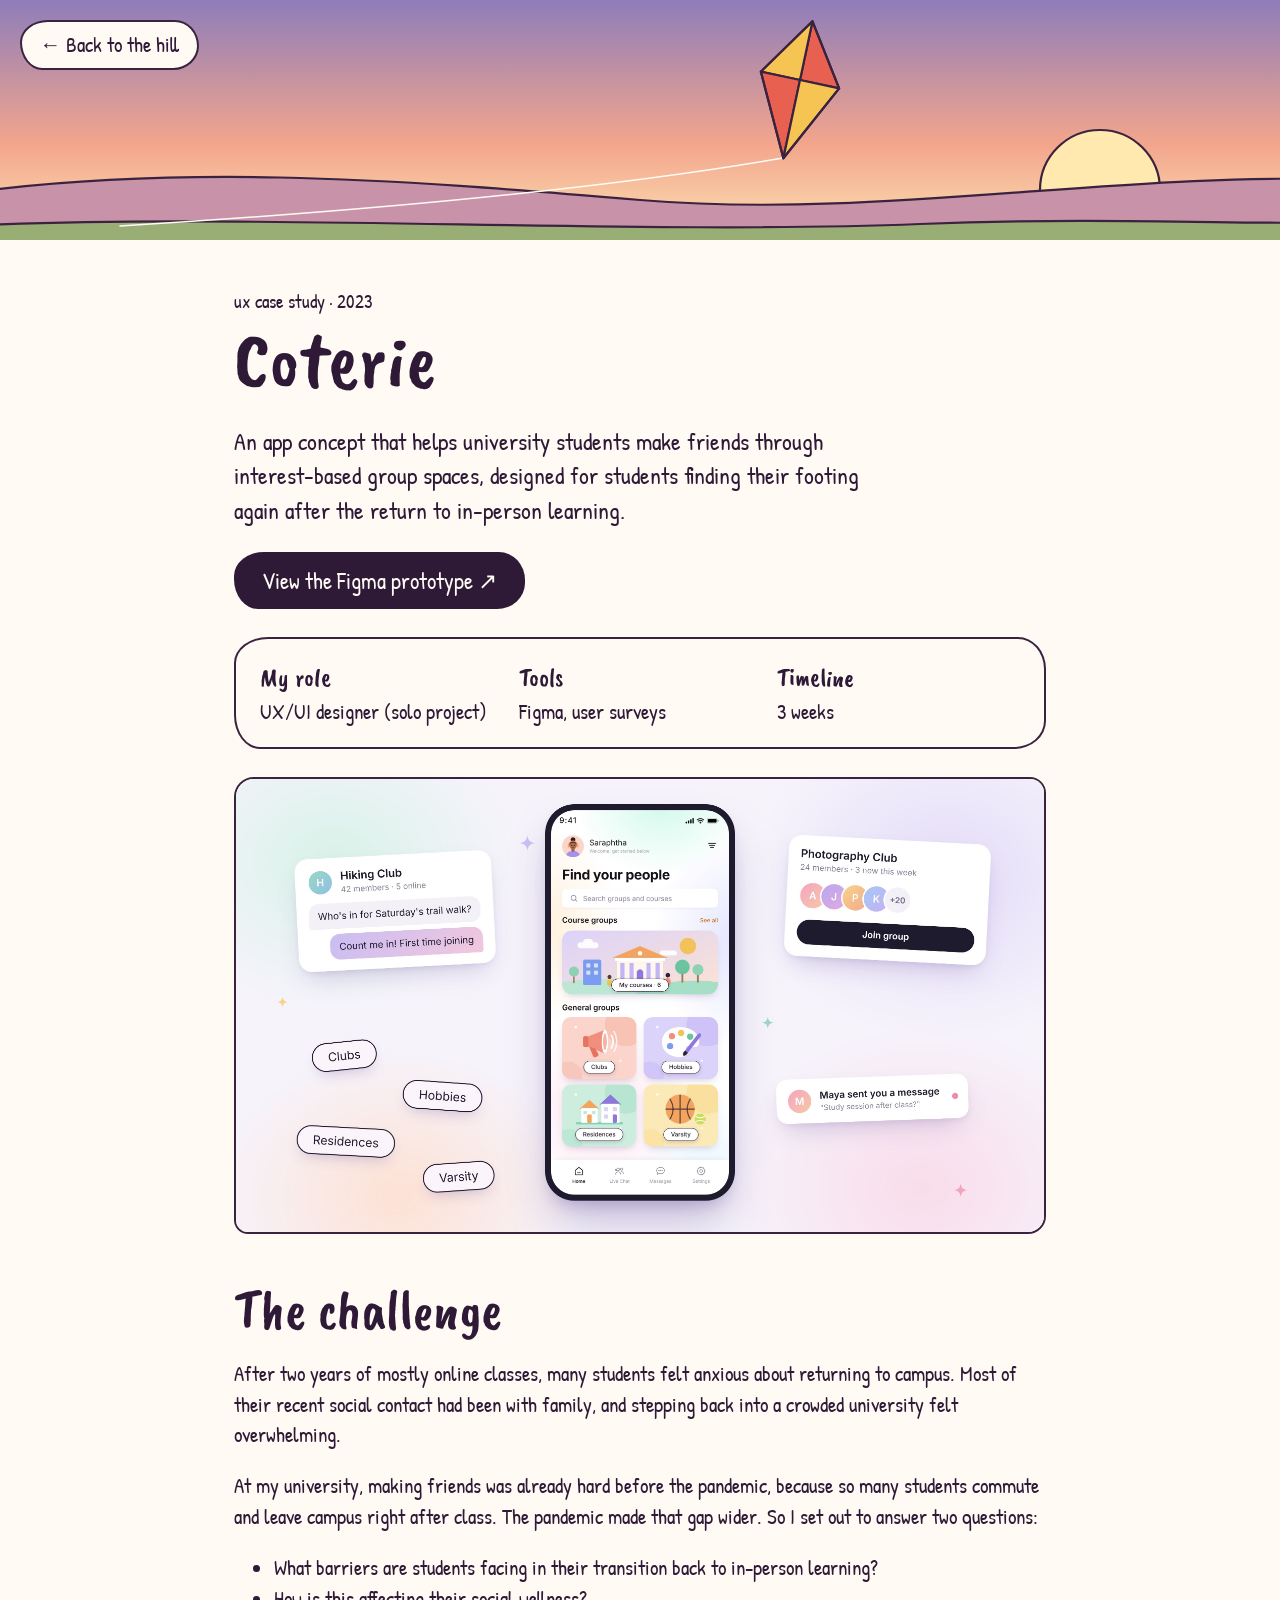
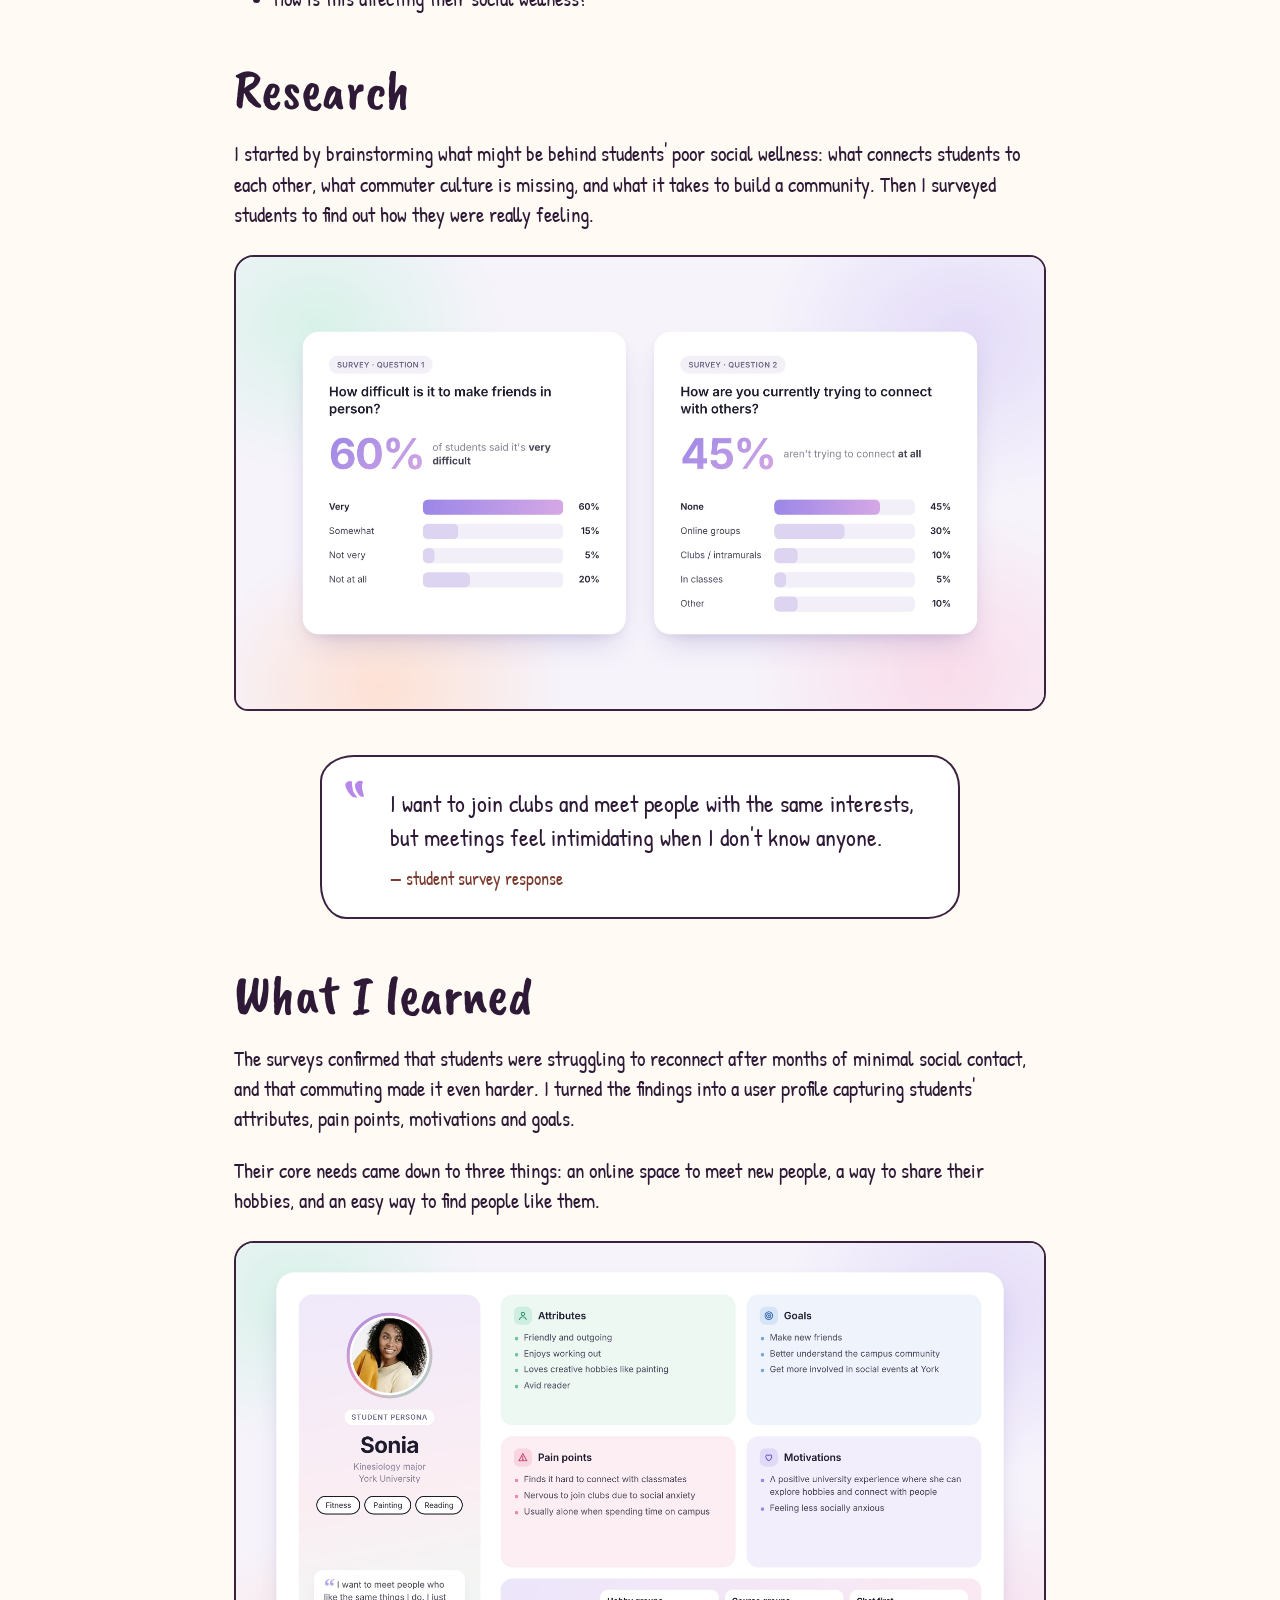
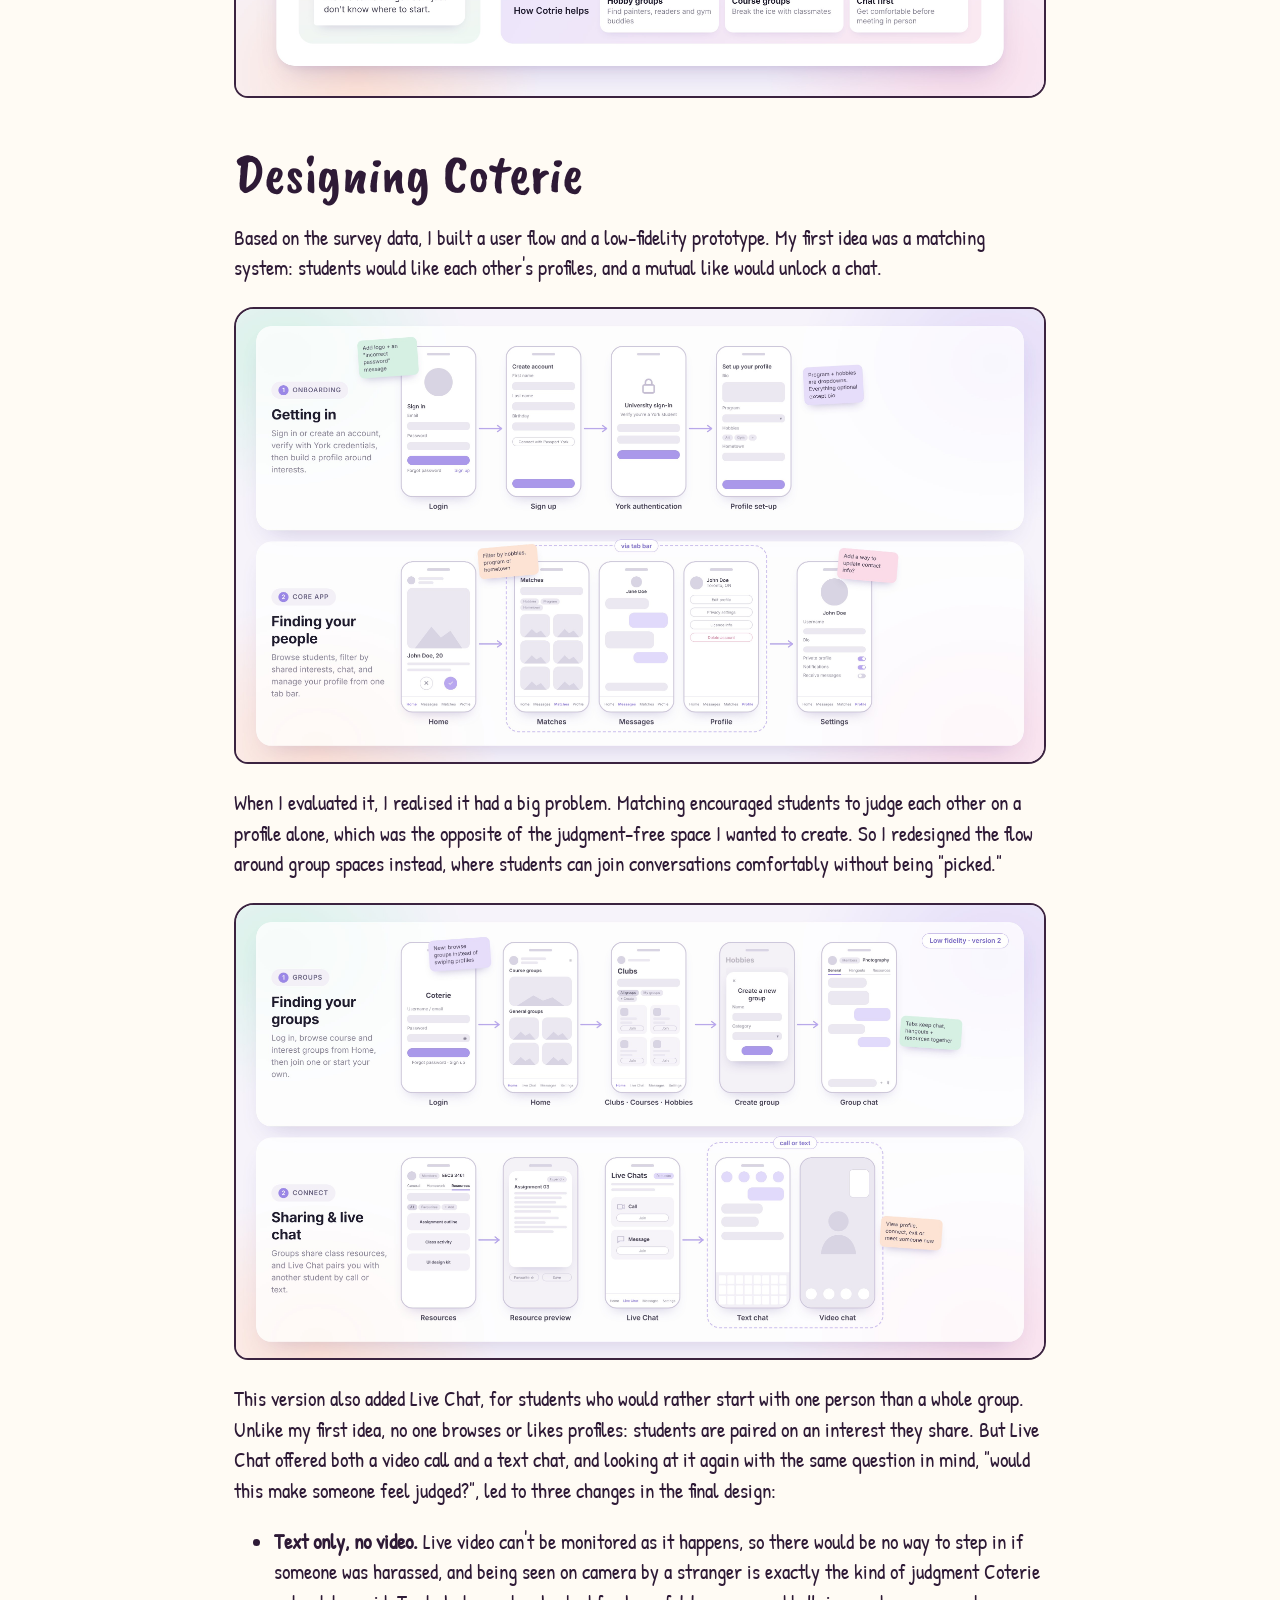
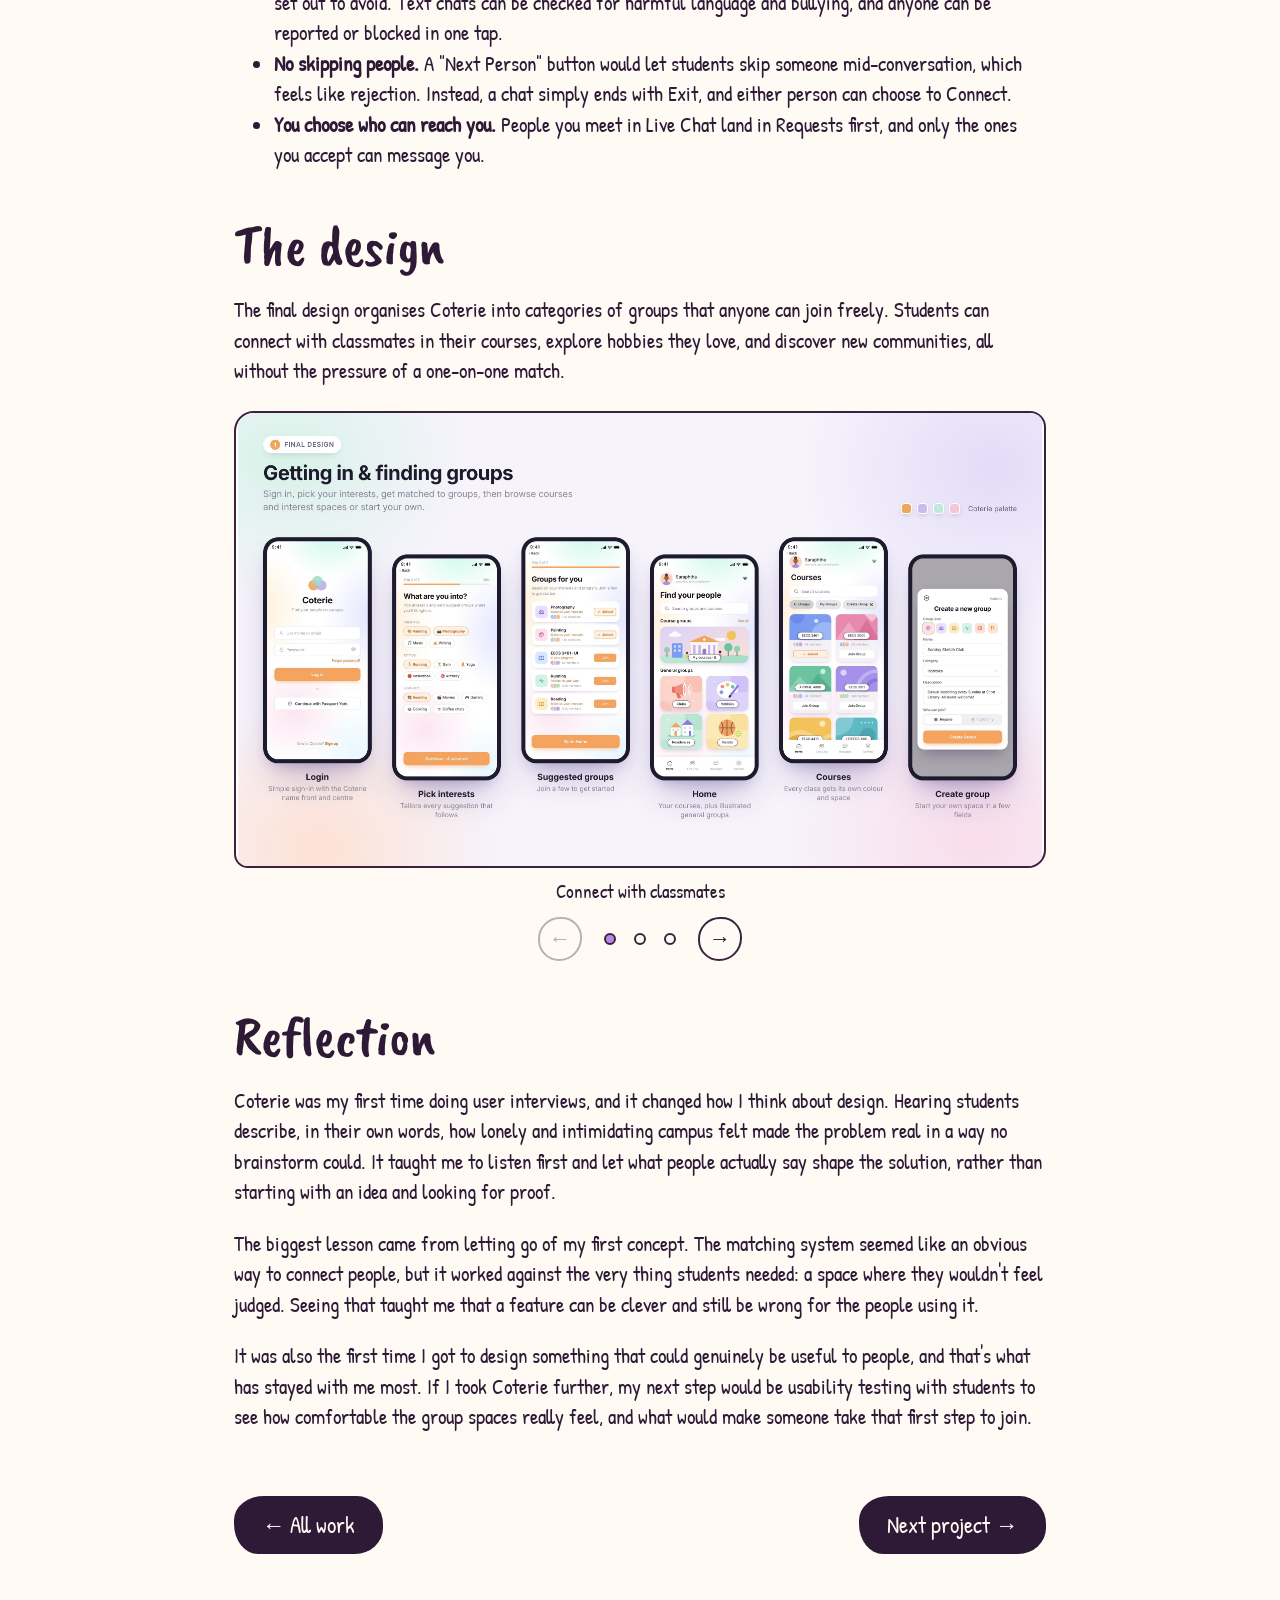
<file: projects/coterie.html>
<!DOCTYPE html>
<html lang="en">
<head>
  <meta charset="UTF-8">
  <meta name="viewport" content="width=device-width, initial-scale=1.0">

  <title>Coterie — Saraphtha</title>
  <meta name="description" content="Coterie: a UX case study for an app that helps university students build friendships through interest-based group spaces.">

  <link rel="preconnect" href="https://fonts.googleapis.com">
  <link rel="preconnect" href="https://fonts.gstatic.com" crossorigin>
  <link rel="stylesheet" href="https://fonts.googleapis.com/css2?family=Caveat+Brush&family=Patrick+Hand&display=swap">

  <link rel="stylesheet" href="../style.css">
  <script src="../gallery.js" defer></script>   <!-- NEW: makes the gallery work -->
</head>
<body class="project-page">

  <!-- A little strip of the same sunset sky, with the kite as a way home -->
  <header class="project-sky">
    <a class="project-sky__back" href="../index.html#work">← Back to the hill</a>
    <svg viewBox="0 0 1440 240" preserveAspectRatio="xMidYMax slice" aria-hidden="true">
      <g stroke="#3B2340" stroke-width="2.2" stroke-linejoin="round" stroke-linecap="round">
        <circle cx="1180" cy="190" r="60" fill="#FFE9AE"/>
        <path d="M0 200 C 240 160 480 180 720 200 C 960 220 1200 170 1440 180 L1440 260 L0 260 Z" fill="#C893A8"/>
        <path d="M0 228 C 300 210 700 236 1000 224 C 1200 216 1340 226 1440 222 L1440 260 L0 260 Z" fill="#98AE74"/>
        <path d="M200 226 Q 620 200 863 158" fill="none" stroke="#FFFBF4" stroke-width="1.6"/>
        <g transform="translate(-20 -130) rotate(12 900 210)">
          <polygon points="900,150 940,210 900,210" fill="#E8604F"/>
          <polygon points="900,150 860,210 900,210" fill="#F6C453"/>
          <polygon points="860,210 900,290 900,210" fill="#E8604F"/>
          <polygon points="940,210 900,290 900,210" fill="#F6C453"/>
          <polygon points="900,150 940,210 900,290 860,210" fill="none"/>
        </g>
      </g>
    </svg>
  </header>

  <main class="project">
    <p class="eyebrow">ux case study · 2023</p>
    <h1>Coterie</h1>
    <p class="project__intro">An app concept that helps university students make friends through interest-based group spaces, designed for students finding their footing again after the return to in-person learning.</p>
    
    <p><a class="btn" href="https://www.figma.com/design/q6JBjKbPThuClvJpsBXUzG/Coterie-–-Prototype?node-id=0-1&p=f" target="_blank" rel="noopener">View the Figma prototype ↗</a></p>

    <!-- Quick facts -->
    <dl class="project__facts">
      <div>
        <dt>My role</dt>
        <dd>UX/UI designer (solo project)</dd>
      </div>
      <div>
        <dt>Tools</dt>
        <dd>Figma, user surveys</dd>
      </div>
      <div>
        <dt>Timeline</dt>
        <dd>3 weeks</dd>
      </div>
    </dl>

    <img class="project__image" src="../images/coterie-card-wide.jpg" alt="Coterie app screens showing interest-based group spaces">
    
    <h2>The challenge</h2>
    <p>After two years of mostly online classes, many students felt anxious about returning to campus. Most of their recent social contact had been with family, and stepping back into a crowded university felt overwhelming.</p>
    <p>At my university, making friends was already hard before the pandemic, because so many students commute and leave campus right after class. The pandemic made that gap wider. So I set out to answer two questions:</p>
    <ul>
      <li>What barriers are students facing in their transition back to in-person learning?</li>
      <li>How is this affecting their social wellness?</li>
    </ul>

    <h2>Research</h2>
    <p>I started by brainstorming what might be behind students' poor social wellness: what connects students to each other, what commuter culture is missing, and what it takes to build a community. Then I surveyed students to find out how they were really feeling.</p>
    <img class="project__image" src="../images/coterie-survey.jpg" alt="Survey results: how difficult students find it to make friends in person">

       <!-- CHANGED: now a proper quote, styled in style.css -->
       <figure class="quote">
        <blockquote>
          <p>I want to join clubs and meet people with the same interests, but meetings feel intimidating when I don't know anyone.</p>
        </blockquote>
        <figcaption>— student survey response</figcaption>
      </figure>

    <h2>What I learned</h2>
    <p>The surveys confirmed that students were struggling to reconnect after months of minimal social contact, and that commuting made it even harder. I turned the findings into a user profile capturing students' attributes, pain points, motivations and goals.</p>
    <p>Their core needs came down to three things: an online space to meet new people, a way to share their hobbies, and an easy way to find people like them.</p>
    <img class="project__image" src="../images/coterie-persona.jpg" alt="User profile showing a student's attributes, pain points, motivations and goals">

    <h2>Designing Coterie</h2>
    <p>Based on the survey data, I built a user flow and a low-fidelity prototype. My first idea was a matching system: students would like each other's profiles, and a mutual like would unlock a chat.</p>
    <img class="project__image" src="../images/coterie-wireframes1.jpg" alt="Low-fidelity wireframes of the redesigned Coterie flow">
    
    <p>When I evaluated it, I realised it had a big problem. Matching encouraged students to judge each other on a profile alone, which was the opposite of the judgment-free space I wanted to create. So I redesigned the flow around group spaces instead, where students can join conversations comfortably without being "picked."</p>
    <img class="project__image" src="../images/coterie-wireframes-v2.jpg" alt="Low-fidelity wireframes of the redesigned Coterie flow">

    <!-- NEW: how the wireframes changed in the final design -->
    <p>This version also added Live Chat, for students who would rather start with one person than a whole group. Unlike my first idea, no one browses or likes profiles: students are paired on an interest they share. But Live Chat offered both a video call and a text chat, and looking at it again with the same question in mind, "would this make someone feel judged?", led to three changes in the final design:</p>
    <ul>
      <li><strong>Text only, no video.</strong> Live video can't be monitored as it happens, so there would be no way to step in if someone was harassed, and being seen on camera by a stranger is exactly the kind of judgment Coterie set out to avoid. Text chats can be checked for harmful language and bullying, and anyone can be reported or blocked in one tap.</li>
      <li><strong>No skipping people.</strong> A "Next Person" button would let students skip someone mid-conversation, which feels like rejection. Instead, a chat simply ends with Exit, and either person can choose to Connect.</li>
      <li><strong>You choose who can reach you.</strong> People you meet in Live Chat land in Requests first, and only the ones you accept can message you.</li>
    </ul>
    <!-- END NEW -->
     
    <h2>The design</h2>
    <p>The final design organises Coterie into categories of groups that anyone can join freely. Students can connect with classmates in their courses, explore hobbies they love, and discover new communities, all without the pressure of a one-on-one match.</p>
    
        <!-- NEW: 3-photo gallery -->
        <div class="gallery" role="region" aria-roledescription="carousel" aria-label="Final Coterie designs">
          <div class="gallery__track" tabindex="0" aria-label="Use the left and right arrow keys to browse">
            <figure class="gallery__slide">
              <img class="gallery__image" src="../images/coterie-final-groups.jpg" alt="[Describe screen 1]">
              <figcaption>Connect with classmates</figcaption>
            </figure>
            <figure class="gallery__slide">
              <img class="gallery__image" src="../images/coterie-final-chat.jpg" alt="[Describe screen 2]">
              <figcaption>Explore your hobbies</figcaption>
            </figure>
            <figure class="gallery__slide">
              <img class="gallery__image" src="../images/coterie-final-connected.jpg" alt="[Describe screen 3]">
              <figcaption>Discover new communities</figcaption>
            </figure>
          </div>
          <div class="gallery__controls">
            <button class="gallery__btn gallery__prev" type="button" aria-label="Previous image">←</button>
            <div class="gallery__dots"></div>
            <button class="gallery__btn gallery__next" type="button" aria-label="Next image">→</button>
          </div>
        </div>
    


    <h2>Reflection</h2>
    <p>Coterie was my first time doing user interviews, and it changed how I think about design. Hearing students describe, in their own words, how lonely and intimidating campus felt made the problem real in a way no brainstorm could. It taught me to listen first and let what people actually say shape the solution, rather than starting with an idea and looking for proof.</p>
    <p>The biggest lesson came from letting go of my first concept. The matching system seemed like an obvious way to connect people, but it worked against the very thing students needed: a space where they wouldn't feel judged. Seeing that taught me that a feature can be clever and still be wrong for the people using it.</p>
    <p>It was also the first time I got to design something that could genuinely be useful to people, and that's what has stayed with me most. If I took Coterie further, my next step would be usability testing with students to see how comfortable the group spaces really feel, and what would make someone take that first step to join.</p>

    <nav class="project__next" aria-label="More projects">
      <a class="btn" href="../index.html#work">← All work</a>
      <a class="btn" href="project-three.html">Next project →</a>
    </nav>
  </main>
</body>
</html>
</file>
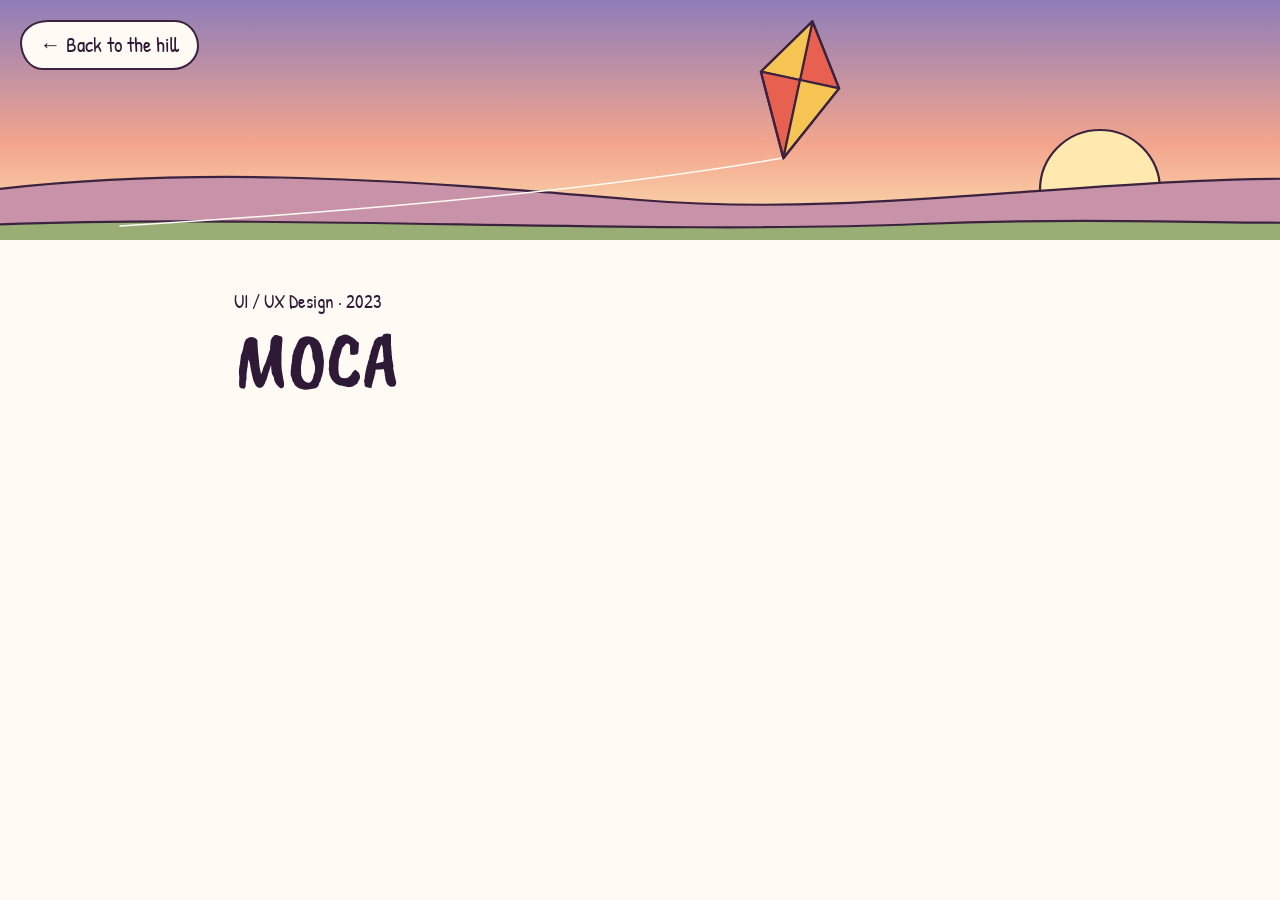
<file: projects/moca.html>
<!DOCTYPE html>
<html lang="en">
<head>
  <meta charset="UTF-8">
  <meta name="viewport" content="width=device-width, initial-scale=1.0">

  <!-- Change these for each project -->
  <title>MOCA — Saraphtha</title>
  <meta name="MOCA" content="An app concept that helps people organize their art in one place.">
  
  
  <link rel="preconnect" href="https://fonts.googleapis.com">
  <link rel="preconnect" href="https://fonts.gstatic.com" crossorigin>
  <link rel="stylesheet" href="https://fonts.googleapis.com/css2?family=Caveat+Brush&family=Patrick+Hand&display=swap">

  <!-- "../" means "go up one folder" — style.css lives next to index.html -->
  <link rel="stylesheet" href="../style.css">
</head>
<body class="project-page">

  <!-- A little strip of the same sunset sky, with the kite as a way home -->
  <header class="project-sky">
    <a class="project-sky__back" href="../index.html#work">← Back to the hill</a>
    <svg viewBox="0 0 1440 240" preserveAspectRatio="xMidYMax slice" aria-hidden="true">
      <g stroke="#3B2340" stroke-width="2.2" stroke-linejoin="round" stroke-linecap="round">
        <circle cx="1180" cy="190" r="60" fill="#FFE9AE"/>
        <path d="M0 200 C 240 160 480 180 720 200 C 960 220 1200 170 1440 180 L1440 260 L0 260 Z" fill="#C893A8"/>
        <path d="M0 228 C 300 210 700 236 1000 224 C 1200 216 1340 226 1440 222 L1440 260 L0 260 Z" fill="#98AE74"/>
        <path d="M200 226 Q 620 200 863 158" fill="none" stroke="#FFFBF4" stroke-width="1.6"/>
        <g transform="translate(-20 -130) rotate(12 900 210)">
          <polygon points="900,150 940,210 900,210" fill="#E8604F"/>
          <polygon points="900,150 860,210 900,210" fill="#F6C453"/>
          <polygon points="860,210 900,290 900,210" fill="#E8604F"/>
          <polygon points="940,210 900,290 900,210" fill="#F6C453"/>
          <polygon points="900,150 940,210 900,290 860,210" fill="none"/>
        </g>
      </g>
    </svg>
  </header>

  <main class="project">
    <p class="eyebrow">UI / UX Design · 2023</p>
    <h1>MOCA</h1>

  </main>
</file>
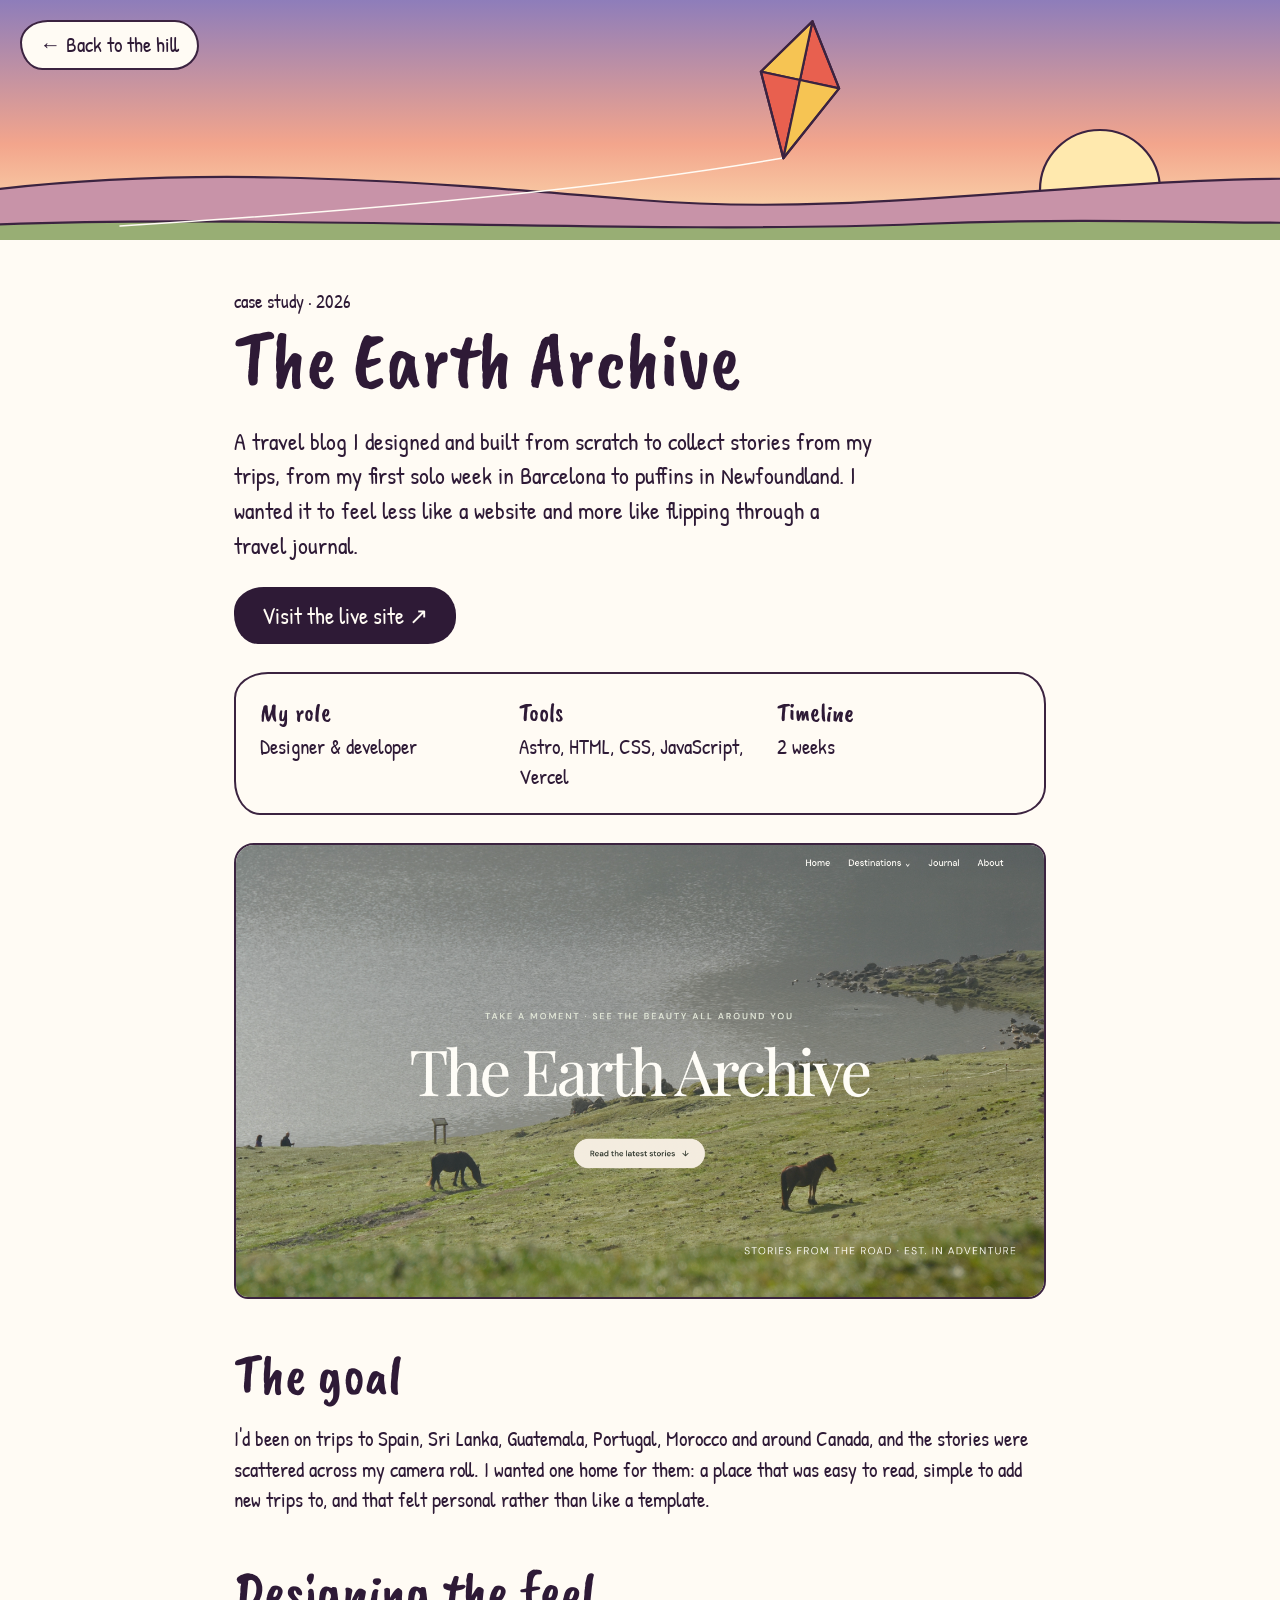
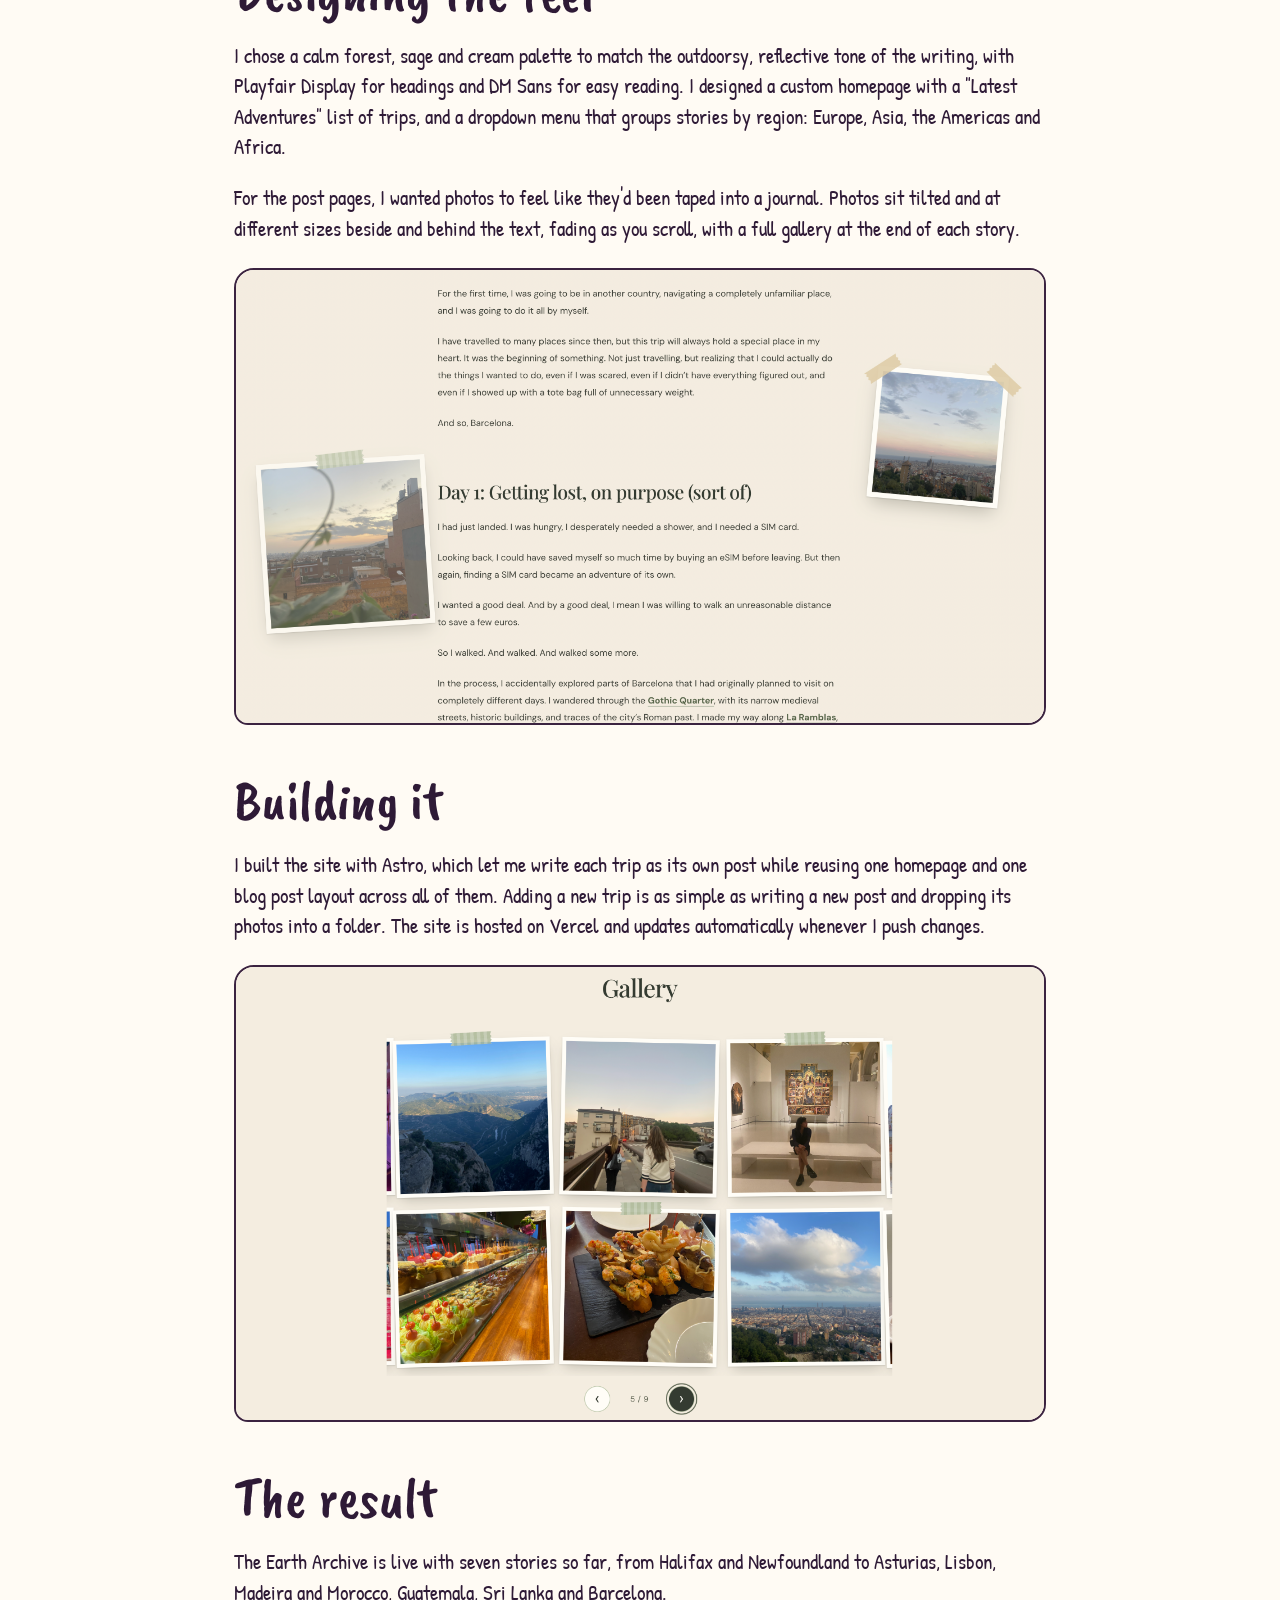
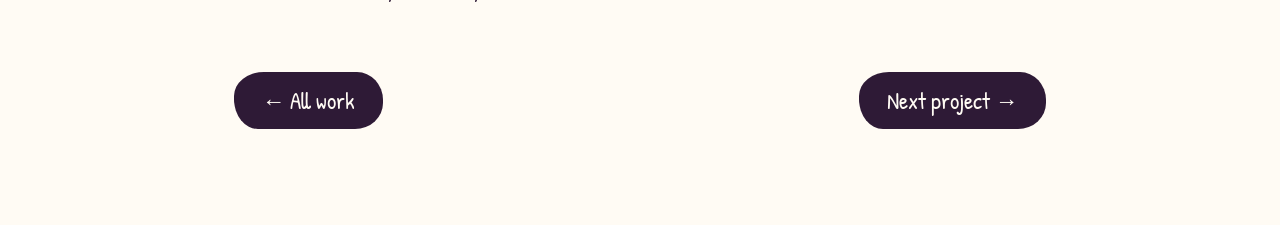
<file: projects/project-one.html>
<!DOCTYPE html>
<html lang="en">
<head>
  <meta charset="UTF-8">
  <meta name="viewport" content="width=device-width, initial-scale=1.0">

  <title>The Earth Archive — Saraphtha</title>
  <meta name="description" content="The Earth Archive: a travel blog Saraphtha designed and built with Astro, with journal-style photo layouts and stories from seven trips.">

  <link rel="preconnect" href="https://fonts.googleapis.com">
  <link rel="preconnect" href="https://fonts.gstatic.com" crossorigin>
  <link rel="stylesheet" href="https://fonts.googleapis.com/css2?family=Caveat+Brush&family=Patrick+Hand&display=swap">

  <!-- "../" means "go up one folder" — style.css lives next to index.html -->
  <link rel="stylesheet" href="../style.css">
</head>
<body class="project-page">

  <!-- A little strip of the same sunset sky, with the kite as a way home -->
  <header class="project-sky">
    <a class="project-sky__back" href="../index.html#work">← Back to the hill</a>
    <svg viewBox="0 0 1440 240" preserveAspectRatio="xMidYMax slice" aria-hidden="true">
      <g stroke="#3B2340" stroke-width="2.2" stroke-linejoin="round" stroke-linecap="round">
        <circle cx="1180" cy="190" r="60" fill="#FFE9AE"/>
        <path d="M0 200 C 240 160 480 180 720 200 C 960 220 1200 170 1440 180 L1440 260 L0 260 Z" fill="#C893A8"/>
        <path d="M0 228 C 300 210 700 236 1000 224 C 1200 216 1340 226 1440 222 L1440 260 L0 260 Z" fill="#98AE74"/>
        <path d="M200 226 Q 620 200 863 158" fill="none" stroke="#FFFBF4" stroke-width="1.6"/>
        <g transform="translate(-20 -130) rotate(12 900 210)">
          <polygon points="900,150 940,210 900,210" fill="#E8604F"/>
          <polygon points="900,150 860,210 900,210" fill="#F6C453"/>
          <polygon points="860,210 900,290 900,210" fill="#E8604F"/>
          <polygon points="940,210 900,290 900,210" fill="#F6C453"/>
          <polygon points="900,150 940,210 900,290 860,210" fill="none"/>
        </g>
      </g>
    </svg>
  </header>

  <main class="project">
    <p class="eyebrow">case study · 2026</p>
    <h1>The Earth Archive</h1>
    <p class="project__intro">A travel blog I designed and built from scratch to collect stories from my trips, from my first solo week in Barcelona to puffins in Newfoundland. I wanted it to feel less like a website and more like flipping through a travel journal.</p>

    <p><a class="btn" href="https://my-travel-blog-lac.vercel.app/" target="_blank" rel="noopener">Visit the live site ↗</a></p>

    <!-- Quick facts -->
    <dl class="project__facts">
      <div>
        <dt>My role</dt>
        <dd>Designer &amp; developer</dd>
      </div>
      <div>
        <dt>Tools</dt>
        <dd>Astro, HTML, CSS, JavaScript, Vercel</dd>
      </div>
      <div>
        <dt>Timeline</dt>
        <dd>2 weeks</dd>
      </div>
    </dl>

    <img class="project__image" src="../images/eartharchive.jpg" alt="The Earth Archive homepage, with the hero heading and the Latest Adventures list">
<!--                              ^^^ CHANGED: added ../ -->

    <h2>The goal</h2>
    <p>I'd been on trips to Spain, Sri Lanka, Guatemala, Portugal, Morocco and around Canada, and the stories were scattered across my camera roll. I wanted one home for them: a place that was easy to read, simple to add new trips to, and that felt personal rather than like a template.</p>

    <h2>Designing the feel</h2>
    <p>I chose a calm forest, sage and cream palette to match the outdoorsy, reflective tone of the writing, with Playfair Display for headings and DM Sans for easy reading. I designed a custom homepage with a "Latest Adventures" list of trips, and a dropdown menu that groups stories by region: Europe, Asia, the Americas and Africa.</p>
    <p>For the post pages, I wanted photos to feel like they'd been taped into a journal. Photos sit tilted and at different sizes beside and behind the text, fading as you scroll, with a full gallery at the end of each story.</p>
    <img class="project__image" src="../images/fadingphoto.jpg" alt="The Barcelona post, with tilted, taped-in photos beside the story text">

    <h2>Building it</h2>
    <p>I built the site with Astro, which let me write each trip as its own post while reusing one homepage and one blog post layout across all of them. Adding a new trip is as simple as writing a new post and dropping its photos into a folder. The site is hosted on Vercel and updates automatically whenever I push changes.</p>
    <img class="project__image" src="../images/gallery.jpg" alt="The photo gallery at the bottom of a blog post">

    <h2>The result</h2>
    <p>The Earth Archive is live with seven stories so far, from Halifax and Newfoundland to Asturias, Lisbon, Madeira and Morocco, Guatemala, Sri Lanka and Barcelona.</p>

    <nav class="project__next" aria-label="More projects">
      <a class="btn" href="../index.html#work">← All work</a>
      <a class="btn" href="project-two.html">Next project →</a>
    </nav>
  </main>
</body>
</html>
</file>
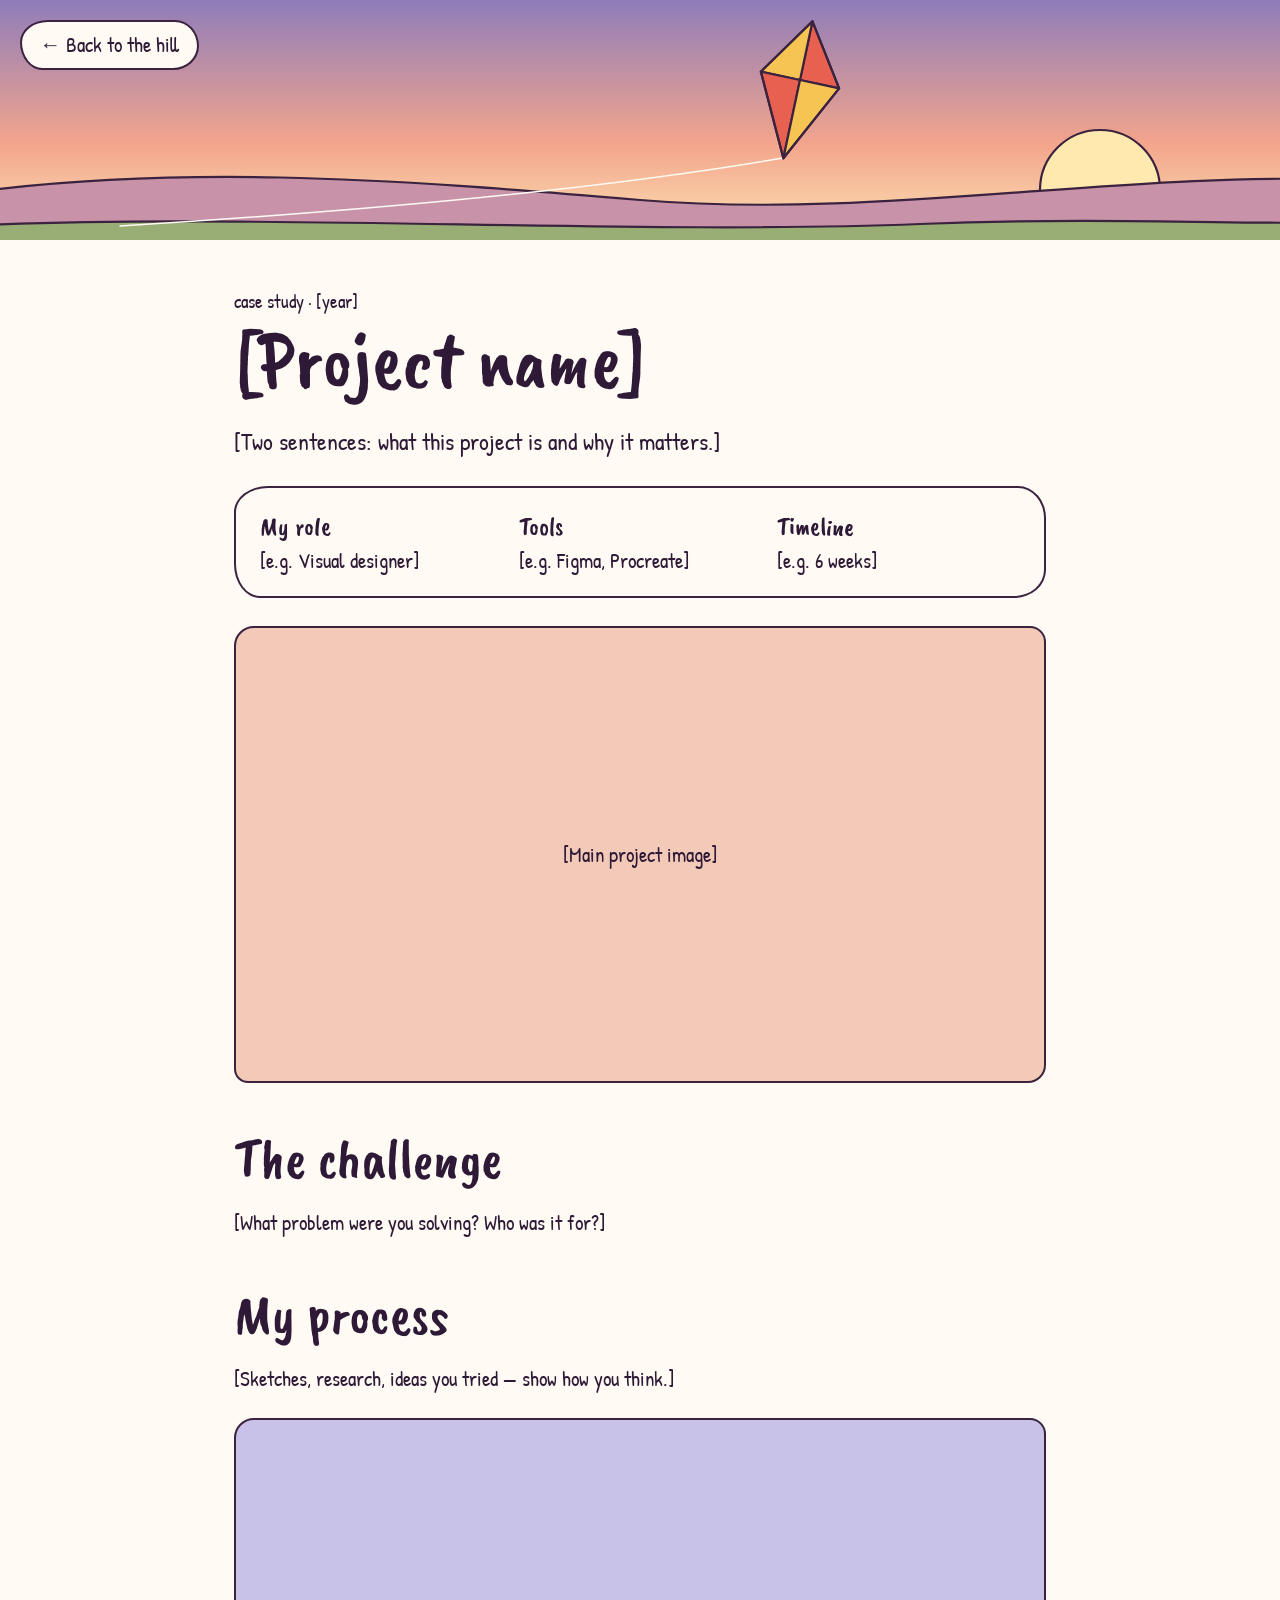
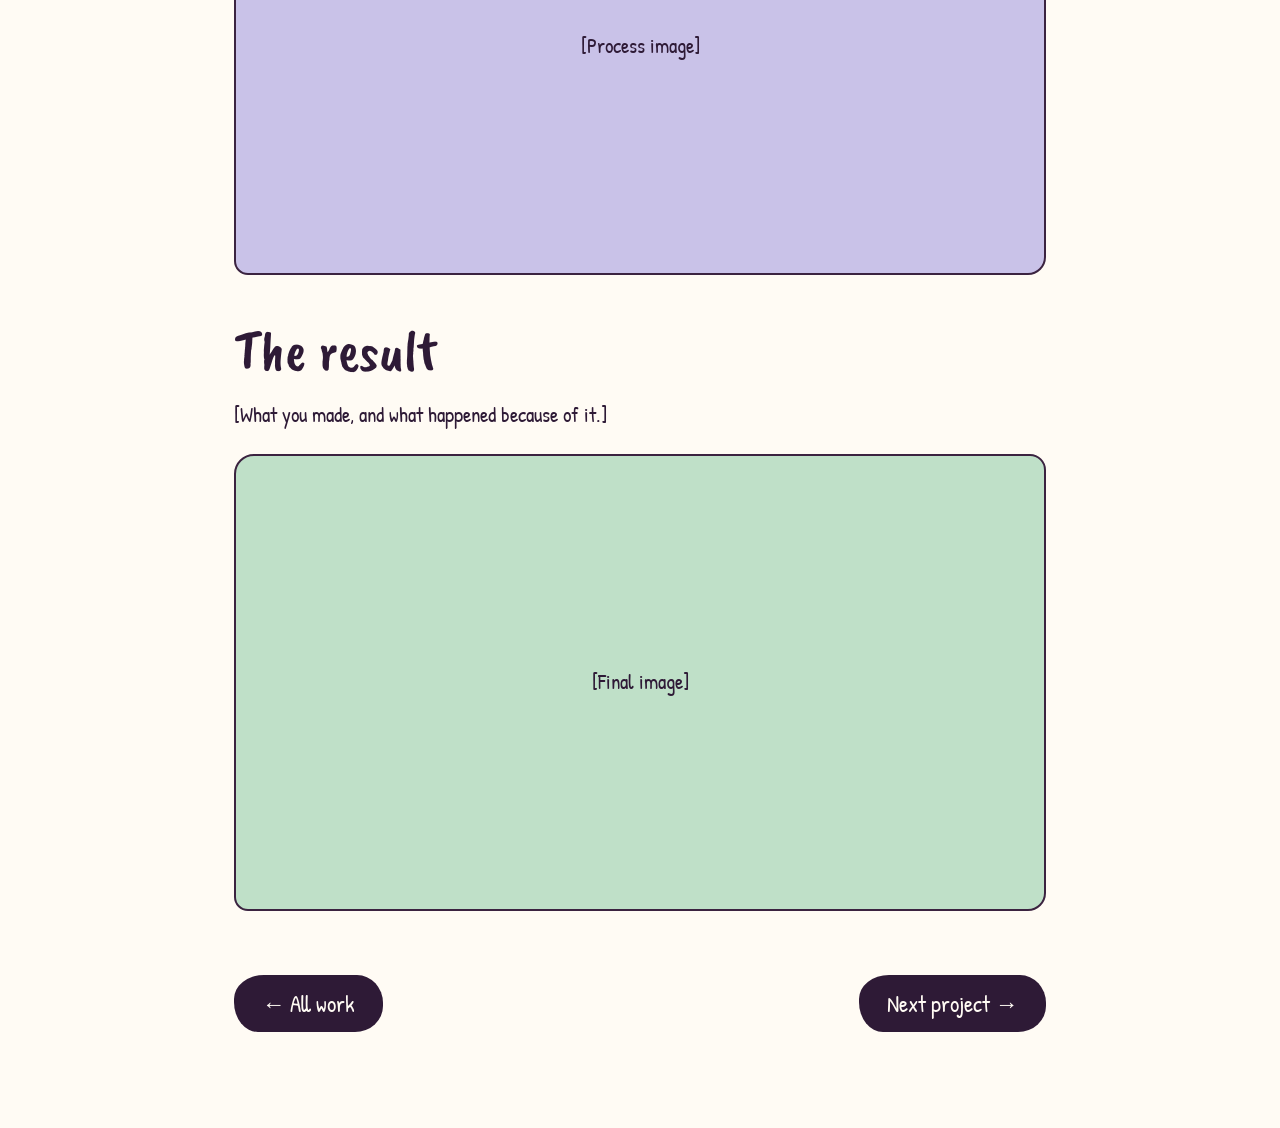
<file: projects/project-page-template.html>
<!DOCTYPE html>
<html lang="en">
<head>
  <meta charset="UTF-8">
  <meta name="viewport" content="width=device-width, initial-scale=1.0">

  <!-- Change these for each project -->
  <title>[Project name] — Saraphtha</title>
  <meta name="description" content="[One sentence describing this project.]">

  <link rel="preconnect" href="https://fonts.googleapis.com">
  <link rel="preconnect" href="https://fonts.gstatic.com" crossorigin>
  <link rel="stylesheet" href="https://fonts.googleapis.com/css2?family=Caveat+Brush&family=Patrick+Hand&display=swap">

  <!-- "../" means "go up one folder" — style.css lives next to index.html -->
  <link rel="stylesheet" href="../style.css">
</head>
<body class="project-page">

  <!-- A little strip of the same sunset sky, with the kite as a way home -->
  <header class="project-sky">
    <a class="project-sky__back" href="../index.html#work">← Back to the hill</a>
    <svg viewBox="0 0 1440 240" preserveAspectRatio="xMidYMax slice" aria-hidden="true">
      <g stroke="#3B2340" stroke-width="2.2" stroke-linejoin="round" stroke-linecap="round">
        <circle cx="1180" cy="190" r="60" fill="#FFE9AE"/>
        <path d="M0 200 C 240 160 480 180 720 200 C 960 220 1200 170 1440 180 L1440 260 L0 260 Z" fill="#C893A8"/>
        <path d="M0 228 C 300 210 700 236 1000 224 C 1200 216 1340 226 1440 222 L1440 260 L0 260 Z" fill="#98AE74"/>
        <path d="M200 226 Q 620 200 863 158" fill="none" stroke="#FFFBF4" stroke-width="1.6"/>
        <g transform="translate(-20 -130) rotate(12 900 210)">
          <polygon points="900,150 940,210 900,210" fill="#E8604F"/>
          <polygon points="900,150 860,210 900,210" fill="#F6C453"/>
          <polygon points="860,210 900,290 900,210" fill="#E8604F"/>
          <polygon points="940,210 900,290 900,210" fill="#F6C453"/>
          <polygon points="900,150 940,210 900,290 860,210" fill="none"/>
        </g>
      </g>
    </svg>
  </header>

  <main class="project">
    <p class="eyebrow">case study · [year]</p>
    <h1>[Project name]</h1>
    <p class="project__intro">[Two sentences: what this project is and why it matters.]</p>

    <!-- Quick facts -->
    <dl class="project__facts">
      <div>
        <dt>My role</dt>
        <dd>[e.g. Visual designer]</dd>
      </div>
      <div>
        <dt>Tools</dt>
        <dd>[e.g. Figma, Procreate]</dd>
      </div>
      <div>
        <dt>Timeline</dt>
        <dd>[e.g. 6 weeks]</dd>
      </div>
    </dl>

    <!-- Swap each placeholder div for: <img class="project__image" src="../images/project-one-hero.jpg" alt="[describe the image]"> -->
    <div class="project__image">[Main project image]</div>

    <h2>The challenge</h2>
    <p>[What problem were you solving? Who was it for?]</p>

    <h2>My process</h2>
    <p>[Sketches, research, ideas you tried — show how you think.]</p>
    <div class="project__image" style="background: #C9C2E8;">[Process image]</div>

    <h2>The result</h2>
    <p>[What you made, and what happened because of it.]</p>
    <div class="project__image" style="background: #BFE0C8;">[Final image]</div>

    <nav class="project__next" aria-label="More projects">
      <a class="btn" href="../index.html#work">← All work</a>
      <!-- Point this at your next project page -->
      <a class="btn" href="project-two.html">Next project →</a>
    </nav>
  </main>
</body>
</html>
</file>
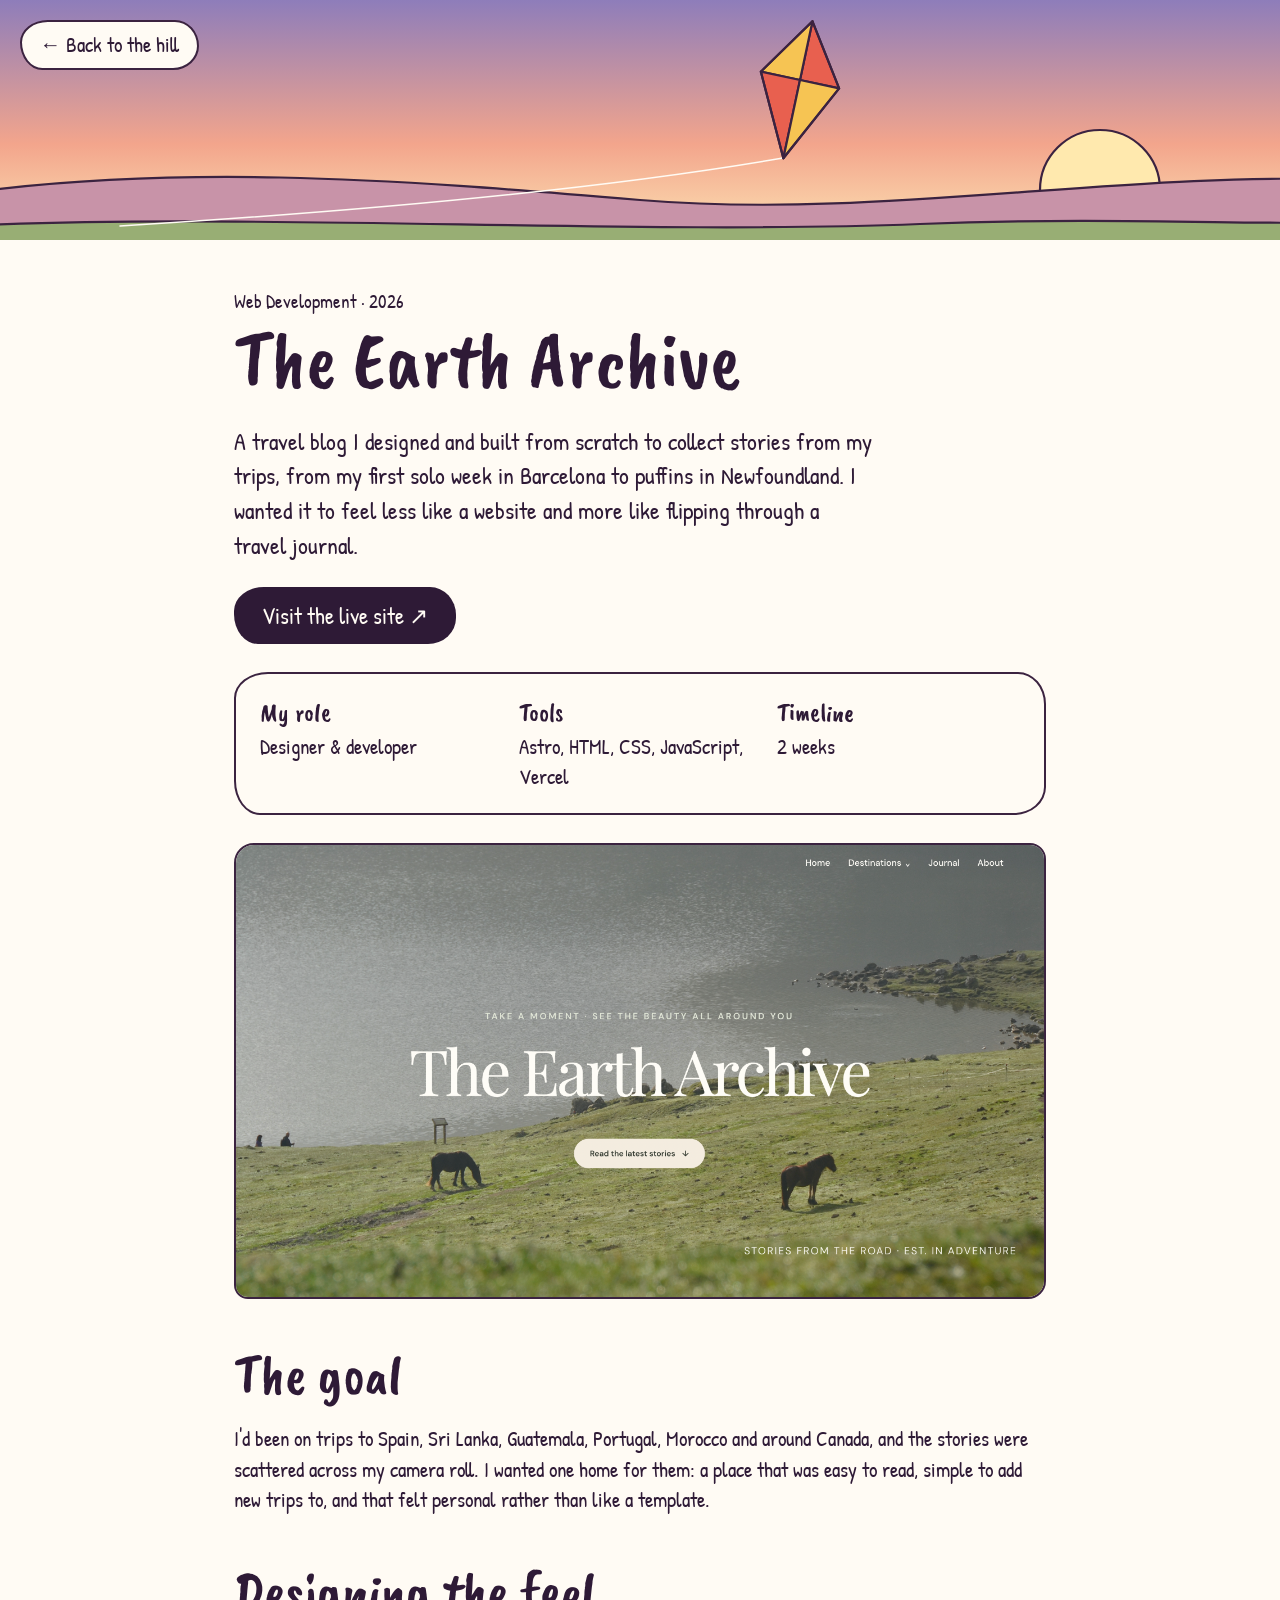
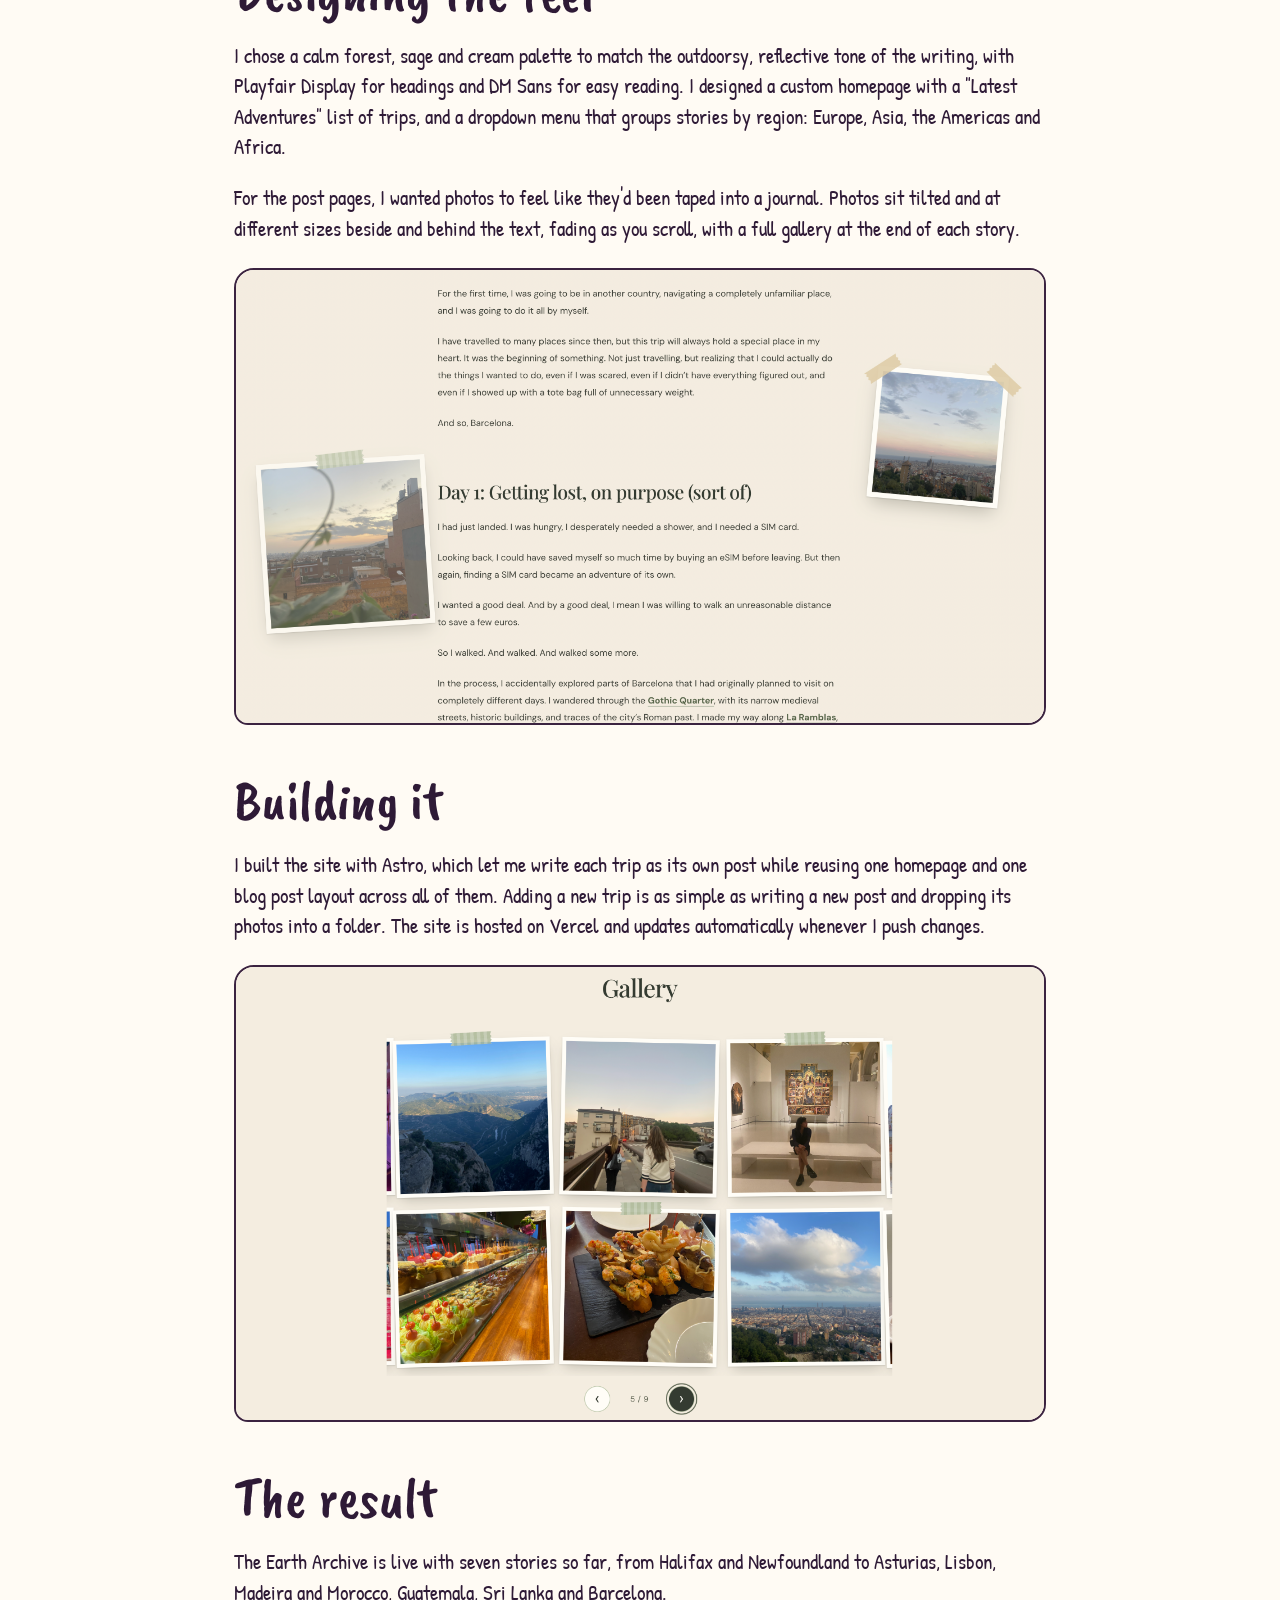
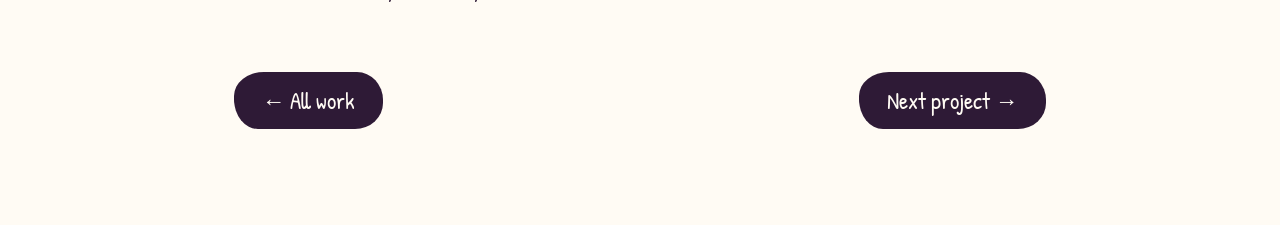
<file: projects/the-earth-archive.html>
<!DOCTYPE html>
<html lang="en">
<head>
  <meta charset="UTF-8">
  <meta name="viewport" content="width=device-width, initial-scale=1.0">

  <title>The Earth Archive — Saraphtha</title>
  <meta name="description" content="The Earth Archive: a travel blog Saraphtha designed and built with Astro, with journal-style photo layouts and stories from seven trips.">

  <link rel="preconnect" href="https://fonts.googleapis.com">
  <link rel="preconnect" href="https://fonts.gstatic.com" crossorigin>
  <link rel="stylesheet" href="https://fonts.googleapis.com/css2?family=Caveat+Brush&family=Patrick+Hand&display=swap">

  <!-- "../" means "go up one folder" — style.css lives next to index.html -->
  <link rel="stylesheet" href="../style.css">
</head>
<body class="project-page">

  <!-- A little strip of the same sunset sky, with the kite as a way home -->
  <header class="project-sky">
    <a class="project-sky__back" href="../index.html#work">← Back to the hill</a>
    <svg viewBox="0 0 1440 240" preserveAspectRatio="xMidYMax slice" aria-hidden="true">
      <g stroke="#3B2340" stroke-width="2.2" stroke-linejoin="round" stroke-linecap="round">
        <circle cx="1180" cy="190" r="60" fill="#FFE9AE"/>
        <path d="M0 200 C 240 160 480 180 720 200 C 960 220 1200 170 1440 180 L1440 260 L0 260 Z" fill="#C893A8"/>
        <path d="M0 228 C 300 210 700 236 1000 224 C 1200 216 1340 226 1440 222 L1440 260 L0 260 Z" fill="#98AE74"/>
        <path d="M200 226 Q 620 200 863 158" fill="none" stroke="#FFFBF4" stroke-width="1.6"/>
        <g transform="translate(-20 -130) rotate(12 900 210)">
          <polygon points="900,150 940,210 900,210" fill="#E8604F"/>
          <polygon points="900,150 860,210 900,210" fill="#F6C453"/>
          <polygon points="860,210 900,290 900,210" fill="#E8604F"/>
          <polygon points="940,210 900,290 900,210" fill="#F6C453"/>
          <polygon points="900,150 940,210 900,290 860,210" fill="none"/>
        </g>
      </g>
    </svg>
  </header>

  <main class="project">
    <p class="eyebrow">Web Development · 2026</p>
    <h1>The Earth Archive</h1>
    <p class="project__intro">A travel blog I designed and built from scratch to collect stories from my trips, from my first solo week in Barcelona to puffins in Newfoundland. I wanted it to feel less like a website and more like flipping through a travel journal.</p>

    <p><a class="btn" href="https://my-travel-blog-lac.vercel.app/" target="_blank" rel="noopener">Visit the live site ↗</a></p>

    <!-- Quick facts -->
    <dl class="project__facts">
      <div>
        <dt>My role</dt>
        <dd>Designer &amp; developer</dd>
      </div>
      <div>
        <dt>Tools</dt>
        <dd>Astro, HTML, CSS, JavaScript, Vercel</dd>
      </div>
      <div>
        <dt>Timeline</dt>
        <dd>2 weeks</dd>
      </div>
    </dl>

    <img class="project__image" src="../images/eartharchive.jpg" alt="The Earth Archive homepage, with the hero heading and the Latest Adventures list">
<!--                              ^^^ CHANGED: added ../ -->

    <h2>The goal</h2>
    <p>I'd been on trips to Spain, Sri Lanka, Guatemala, Portugal, Morocco and around Canada, and the stories were scattered across my camera roll. I wanted one home for them: a place that was easy to read, simple to add new trips to, and that felt personal rather than like a template.</p>

    <h2>Designing the feel</h2>
    <p>I chose a calm forest, sage and cream palette to match the outdoorsy, reflective tone of the writing, with Playfair Display for headings and DM Sans for easy reading. I designed a custom homepage with a "Latest Adventures" list of trips, and a dropdown menu that groups stories by region: Europe, Asia, the Americas and Africa.</p>
    <p>For the post pages, I wanted photos to feel like they'd been taped into a journal. Photos sit tilted and at different sizes beside and behind the text, fading as you scroll, with a full gallery at the end of each story.</p>
    <img class="project__image" src="../images/fadingphoto.jpg" alt="The Barcelona post, with tilted, taped-in photos beside the story text">

    <h2>Building it</h2>
    <p>I built the site with Astro, which let me write each trip as its own post while reusing one homepage and one blog post layout across all of them. Adding a new trip is as simple as writing a new post and dropping its photos into a folder. The site is hosted on Vercel and updates automatically whenever I push changes.</p>
    <img class="project__image" src="../images/gallery.jpg" alt="The photo gallery at the bottom of a blog post">

    <h2>The result</h2>
    <p>The Earth Archive is live with seven stories so far, from Halifax and Newfoundland to Asturias, Lisbon, Madeira and Morocco, Guatemala, Sri Lanka and Barcelona.</p>

    <nav class="project__next" aria-label="More projects">
      <a class="btn" href="../index.html#work">← All work</a>
      <a class="btn" href="project-two.html">Next project →</a>
    </nav>
  </main>
</body>
</html>
</file>
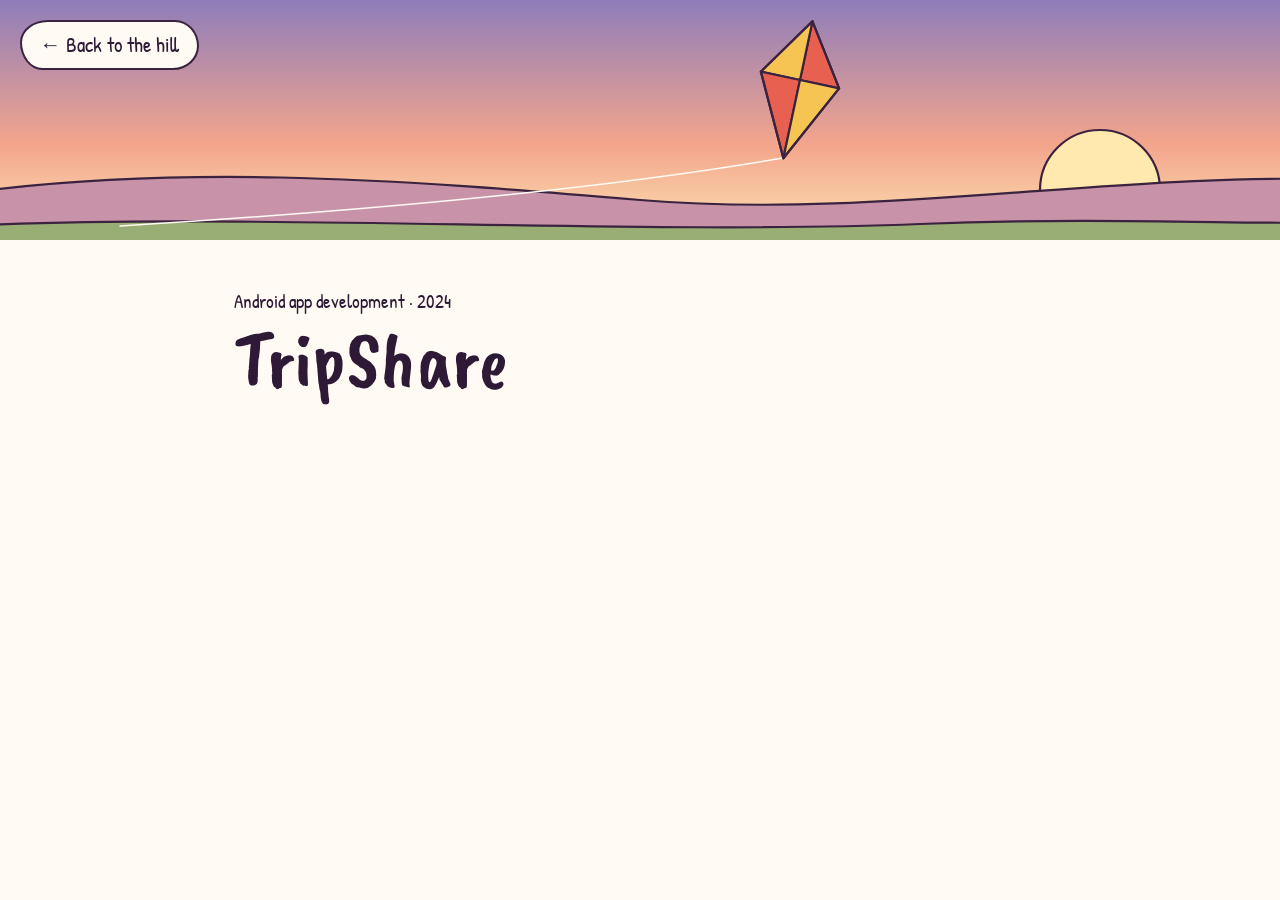
<file: projects/tripshare.html>
<!DOCTYPE html>
<html lang="en">
<head>
  <meta charset="UTF-8">
  <meta name="viewport" content="width=device-width, initial-scale=1.0">

  <!-- Change these for each project -->
  <title>TripShare — Saraphtha</title>
  <meta name="TripShare" content="A social app that helps travellers find things to do and connect with like-minded people wherever they go.">


  <link rel="preconnect" href="https://fonts.googleapis.com">
  <link rel="preconnect" href="https://fonts.gstatic.com" crossorigin>
  <link rel="stylesheet" href="https://fonts.googleapis.com/css2?family=Caveat+Brush&family=Patrick+Hand&display=swap">

  <!-- "../" means "go up one folder" — style.css lives next to index.html -->
  <link rel="stylesheet" href="../style.css">
</head>
<body class="project-page">

  <!-- A little strip of the same sunset sky, with the kite as a way home -->
  <header class="project-sky">
    <a class="project-sky__back" href="../index.html#work">← Back to the hill</a>
    <svg viewBox="0 0 1440 240" preserveAspectRatio="xMidYMax slice" aria-hidden="true">
      <g stroke="#3B2340" stroke-width="2.2" stroke-linejoin="round" stroke-linecap="round">
        <circle cx="1180" cy="190" r="60" fill="#FFE9AE"/>
        <path d="M0 200 C 240 160 480 180 720 200 C 960 220 1200 170 1440 180 L1440 260 L0 260 Z" fill="#C893A8"/>
        <path d="M0 228 C 300 210 700 236 1000 224 C 1200 216 1340 226 1440 222 L1440 260 L0 260 Z" fill="#98AE74"/>
        <path d="M200 226 Q 620 200 863 158" fill="none" stroke="#FFFBF4" stroke-width="1.6"/>
        <g transform="translate(-20 -130) rotate(12 900 210)">
          <polygon points="900,150 940,210 900,210" fill="#E8604F"/>
          <polygon points="900,150 860,210 900,210" fill="#F6C453"/>
          <polygon points="860,210 900,290 900,210" fill="#E8604F"/>
          <polygon points="940,210 900,290 900,210" fill="#F6C453"/>
          <polygon points="900,150 940,210 900,290 860,210" fill="none"/>
        </g>
      </g>
    </svg>
  </header>

  <main class="project">
    <p class="eyebrow">Android app development · 2024</p>
    <h1>TripShare</h1>

  </main>
</file>
<file: style.css>
/* ==============================================================
   SARAPHTHA — PORTFOLIO STYLES
   Change colours here once and they update everywhere.
   ============================================================== */
:root {
  --ink: #3B2340;        /* outlines + borders */
  --text: #2E1A36;       /* main text */
  --cream: #FFFBF4;      /* cards + menu */
  --coral: #E8604F;      /* accents, active menu item */
  --sunny: #F6C453;      /* highlights */

  --font-heading: 'Caveat Brush', cursive;
  --font-body: 'Patrick Hand', 'Comic Sans MS', sans-serif;

  /* Slightly uneven corners = the hand-drawn feel */
  --wobbly-big: 34px 28px 32px 26px / 26px 32px 28px 34px;
  --wobbly-small: 30px 26px 28px 24px / 24px 28px 26px 30px;
}

/* ---------- Basics ---------- */
*,
*::before,
*::after { box-sizing: border-box; }

html { scroll-behavior: smooth; }

body {
  margin: 0;
  font-family: var(--font-body);
  font-size: 21px;
  line-height: 1.45;
  color: var(--text);
  background: #8E7DBA; /* shows for a split second before the script runs */
}

a { color: var(--text); }
a:hover { color: #7A3B2E; }

:focus-visible {
  outline: 3px solid var(--coral);
  outline-offset: 3px;
}

h1, h2 {
  font-family: var(--font-heading);
  font-weight: 400;
  line-height: 1;
  margin: 0;
}

h2 {
  font-size: clamp(42px, 5vw, 56px);
  margin-bottom: 14px;
}

.skip-link {
  position: absolute;
  left: 16px;
  top: -60px;
  z-index: 100;
  padding: 10px 18px;
  background: var(--cream);
  border: 2px solid var(--ink);
  border-radius: 20px;
}
.skip-link:focus { top: 16px; }

/* ==============================================================
   THE SCENE (fixed behind the page)
   ============================================================== */
.scene {
  position: fixed;
  inset: 0;
  z-index: 0;
  overflow: hidden;
  /* script.js replaces this background as you scroll */
  background: linear-gradient(180deg, #8E7DBA 0%, #FCE3B4 100%);
}

.scene svg {
  position: absolute;
  inset: 0;
  width: 100%;
  height: 100%;
  display: block;
}

/* Shared outline style for drawn shapes */
.ink {
  stroke: var(--ink);
  stroke-width: 2.2;
  stroke-linejoin: round;
  stroke-linecap: round;
}

/* Stars — script.js fills these with dots */
.stars {
  position: absolute;
  inset: 0;
  opacity: 0;
}
.stars--twinkle { animation: twinkle 3.2s ease-in-out infinite; }

/* Shooting stars */
.shooting-stars {
  position: absolute;
  inset: 0;
  opacity: 0;
}
.shooting-star {
  position: absolute;
  height: 2px;
  border-radius: 2px;
  background: linear-gradient(90deg, #FFFFFF, rgba(255, 255, 255, 0));
}
.shooting-star--1 { top: 12%; left: 82%; width: 130px; animation: shoot 7s ease-out infinite; }
.shooting-star--2 { top: 24%; left: 58%; width: 100px; animation: shoot 9s ease-out 3.5s infinite; }

/* Kite bob, birds, galaxy */
.kite-bob {
  animation: bob 4s ease-in-out infinite;
  transform-box: fill-box;
  transform-origin: 50% 100%;
}
.flock { animation: fly 16s linear infinite; }
.flap {
  animation: flap 0.5s ease-in-out infinite;
  transform-box: fill-box;
  transform-origin: 50% 50%;
}
.galaxy-spin {
  animation: spin 160s linear infinite;
  transform-box: fill-box;
  transform-origin: 50% 50%;
}

/* ---------- Clouds (clickable) ---------- */
.clouds {
  position: fixed;
  inset: 0;
  z-index: 1;
  pointer-events: none;        /* only the clouds themselves are clickable */
  --cloud-opacity: 1;          /* script.js changes these two */
  --cloud-drift: 0px;
}
.clouds.is-hidden .cloud { pointer-events: none; }

.cloud {
  position: absolute;
  width: clamp(110px, 13vw, 190px);
  min-height: 44px;
  padding: 0;
  border: 0;
  background: none;
  cursor: pointer;
  pointer-events: auto;
  opacity: var(--cloud-opacity);
  transform: translate(-50%, calc(-50% + var(--cloud-drift))) scale(1);
  transition: transform 0.6s ease, opacity 0.6s ease;
}
.cloud svg {
  display: block;
  width: 100%;
  height: auto;
  overflow: visible;
}
.cloud.is-puffed {
  opacity: 0;
  transform: translate(-50%, calc(-50% + var(--cloud-drift))) scale(1.5);
  pointer-events: none;
}

/* ==============================================================
   MENU
   ============================================================== */
.site-header {
  position: fixed;
  top: 0;
  left: 0;
  right: 0;
  z-index: 10;
  display: flex;
  justify-content: center;
  padding: 20px 16px 0;
  pointer-events: none;
}

.nav {
  pointer-events: auto;
  width: 100%;
  max-width: 1080px;
  display: flex;
  flex-wrap: wrap;
  align-items: center;
  justify-content: space-between;
  gap: 4px 28px;
  padding: 8px 12px 8px 26px;
  background: var(--cream);
  border: 2px solid var(--ink);
  border-radius: 40px 34px 38px 32px / 32px 38px 34px 40px;
}

.nav__logo {
  font-family: var(--font-heading);
  font-size: 30px;
  text-decoration: none;
}

.nav__links {
  display: flex;
  flex-wrap: wrap;
  gap: 4px 22px;
  margin: 0;
  padding: 0;
  list-style: none;
}

.nav__links a {
  display: inline-block;
  padding: 10px 0;
  text-decoration: none;
  border-bottom: 3px solid transparent;
  transition: border-color 0.3s;
}

/* script.js adds aria-current to the section you're looking at */
.nav__links a[aria-current="true"] { border-bottom-color: var(--coral); }

/* ==============================================================
   SECTIONS + CARDS
   ============================================================== */
main {
  position: relative;
  z-index: 2;
  pointer-events: none;   /* lets clicks reach the clouds behind... */
}
main .hero,
main .card { pointer-events: auto; }  /* ...but content stays clickable */
.project-page main { pointer-events: auto; }  /* NEW: project pages have no clouds, so keep everything clickable */

.section {
  min-height: 100vh;
  max-width: 1180px;
  margin: 0 auto;
  padding: 120px 24px;
  display: flex;
  align-items: center;
  scroll-margin-top: 0;
}
.section--right { justify-content: flex-end; }
.section--center { justify-content: center; }
.section--hero { align-items: flex-start; padding-top: 150px; }

.eyebrow {
  margin: 0 0 4px;
  font-size: 19px;
}

/* Hero */
.hero { max-width: 600px; }
.hero .eyebrow { font-size: 22px; }
.hero__title { font-size: clamp(60px, 8vw, 92px); }
.squiggle { display: block; max-width: 100%; margin: 4px 0 0 6px; }
.hero__intro { margin: 18px 0 30px; font-size: 25px; line-height: 1.4; max-width: 470px; }
/* CHANGED: scroll message sits at the bottom centre of the screen, like A2 */
.section--hero { position: relative; }   /* NEW: lets the message position itself inside the hero */

.hero__scroll {
  position: absolute;                     /* NEW: placed independently of the text box */
  left: 50%;                              /* NEW: horizontally centred... */
  bottom: 14px;                           /* NEW: ...14px from the bottom of the screen */
  transform: translateX(-50%);            /* NEW: true centring */
  display: flex;
  align-items: center;
  gap: 8px;
  padding: 8px 16px;
  color: var(--cream);                    /* CHANGED: cream, so it shows on the dark green hill */
  font-size: 21px;
  text-decoration: none;
  white-space: nowrap;                    /* NEW: keeps it on one line */
  pointer-events: auto;                   /* NEW: makes it clickable */
}
.hero__scroll:hover { color: var(--sunny); }   /* NEW: turns yellow on hover */
.hero__scroll svg { animation: nudge 1.6s ease-in-out infinite; }

/* CHANGED: back to its original spacing under the button */
.hero__hint { margin: 22px 0 0; font-size: 19px; }

/* Buttons */
.btn {
  display: inline-flex;
  align-items: center;
  gap: 10px;
  padding: 12px 28px;
  background: var(--text);
  color: var(--cream);
  border-radius: var(--wobbly-small);
  font-size: 23px;
  text-decoration: none;
  transition: transform 0.2s ease;
}
.btn:hover { color: var(--cream); transform: translateY(-2px) rotate(-1deg); }

/* Cards */
.card {
  width: 100%;
  background: var(--cream);
  border: 2px solid var(--ink);
  border-radius: var(--wobbly-big);
  padding: 32px 36px;
}
.card p { margin: 0 0 12px; }
.card--wide { max-width: 640px; }
.card--about {
  max-width: 560px;
  display: flex;
  flex-wrap: wrap;
  align-items: center;
  gap: 24px;
}
.card--about > div:not(.about__photo) { flex: 1 1 260px; min-width: 0; }
.card--contact { max-width: 560px; text-align: center; }
.card--contact .btn { margin: 8px 0 18px; }

/* Work grid */
.work-grid {
  display: grid;
  grid-template-columns: repeat(3, minmax(0, 1fr));
  gap: 16px;
  margin: 22px 0 0;   /* CHANGED: was "margin: 0;" — gives the cards room to grow upwards */
  padding: 0;
  list-style: none;
}
.work-card {
  display: flex;
  flex-direction: column;
  gap: 8px;
  text-decoration: none;
}
.work-card__image,
.work-card img {
  display: block;
  width: 100%;
  aspect-ratio: 4 / 3;
  object-fit: cover;
  border: 2px solid var(--ink);
  border-radius: 16px 12px 14px 10px;
  transition: transform 0.2s ease;
}

.work-card__title { font-size: 19px; }

/* NEW: hover makes the card grow over its neighbours and show its description */
.work-card {
  position: relative;
  transition: transform 0.35s ease, opacity 0.35s ease;
}
.work-grid li:nth-child(3n+1) .work-card { transform-origin: left center; }   /* left cards grow rightwards */
.work-grid li:nth-child(3n+2) .work-card { transform-origin: center; }
.work-grid li:nth-child(3n) .work-card { transform-origin: right center; }    /* right cards grow leftwards */
.work-card:hover,
.work-card:focus-visible {
  z-index: 3;
  transform: scale(1.25) rotate(-1.5deg);
}
.work-card:hover .work-card__image,
.work-card:hover img,
.work-card:focus-visible .work-card__image,
.work-card:focus-visible img { box-shadow: 0 16px 34px rgba(46, 26, 54, 0.3); }
/* The other cards fade back so the hovered one stands out */
.work-grid:hover .work-card:not(:hover) { opacity: 0.55; }

/* NEW: caption made from the image's alt text (script.js adds it) */
.work-card__caption {
  position: absolute;
  left: 6px;
  right: 6px;
  bottom: 36px;
  padding: 4px 8px;
  background: var(--cream);
  border: 2px solid var(--ink);
  border-radius: 12px 10px 12px 8px;
  font-size: 13px;
  line-height: 1.25;
  opacity: 0;
  transform: translateY(6px);
  transition: opacity 0.3s ease, transform 0.3s ease;
  pointer-events: none;
}
.work-card:hover .work-card__caption,
.work-card:focus-visible .work-card__caption {
  opacity: 1;
  transform: translateY(0);
}

/* NEW: space above the "See all work" button */
.card .work-more { margin: 44px 0 0; }

/* About photo */
.about__photo {
  width: 120px;
  height: 120px;
  flex: none;
  border-radius: 50%;
  border: 2px solid var(--ink);
  object-fit: cover;
}
.about__photo--placeholder {
  display: flex;
  align-items: center;
  justify-content: center;
  background: #E9DDF7;
  font-size: 18px;
}

/* CHANGED: Process steps — stacked rows with numbered circles */
.steps {
  display: flex;
  flex-direction: column;              /* one step per row instead of 3 columns */
  gap: 22px;
  margin: 20px 0 0;
  padding: 0;
  list-style: none;
}
.steps li {
  position: relative;
  display: grid;
  grid-template-columns: 48px 1fr;     /* circle on the left, words on the right */
  column-gap: 18px;
  font-size: 19px;
  line-height: 1.4;
}
/* NEW: dashed line linking the circles, like a kite string */
.steps li:not(:last-child)::before {
  content: "";
  position: absolute;
  left: 23px;
  top: 54px;
  bottom: -20px;
  border-left: 2px dashed var(--ink);
  opacity: 0.35;
}
.steps__num {
  grid-row: span 2;
  display: flex;
  align-items: center;
  justify-content: center;
  width: 48px;
  height: 48px;
  background: #FFFFFF;
  border: 2px solid var(--ink);
  border-radius: 50% 46% 52% 48%;      /* slightly wobbly hand-drawn circle */
  font-family: var(--font-heading);
  font-size: 26px;
  color: var(--coral);
}
.steps__title {
  display: block;
  margin: 4px 0 2px;
  font-family: var(--font-heading);
  font-size: 26px;
  line-height: 1.1;
}



/* ==============================================================
   ANIMATIONS
   ============================================================== */

   /* NEW: gently bounces the arrow down */
@keyframes nudge {
  0%, 100% { transform: translateY(0); }
  50% { transform: translateY(5px); }
}

@keyframes bob {
  0%, 100% { transform: translateY(0) rotate(0deg); }
  50% { transform: translateY(-8px) rotate(-3deg); }
}
@keyframes twinkle {
  0%, 100% { opacity: 1; }
  50% { opacity: 0.25; }
}
@keyframes fly {
  from { transform: translateX(-200px); }
  to { transform: translateX(1700px); }
}
@keyframes flap {
  0%, 100% { transform: scaleY(1); }
  50% { transform: scaleY(0.4); }
}
@keyframes shoot {
  0% { transform: translate(0, 0) rotate(-24deg); opacity: 0; }
  4% { opacity: 1; }
  12% { transform: translate(-520px, 230px) rotate(-24deg); opacity: 0; }
  100% { transform: translate(-520px, 230px) rotate(-24deg); opacity: 0; }
}
@keyframes spin {
  from { transform: rotate(0deg); }
  to { transform: rotate(360deg); }
}

/* ==============================================================
   PHONES + TABLETS
   ============================================================== */
@media (max-width: 760px) {
  body { font-size: 19px; }
  .site-header { padding: 10px 10px 0; }
  .nav { padding: 6px 14px; gap: 0 16px; justify-content: center; }
  .nav__logo { font-size: 26px; }
  .nav__links { gap: 0 16px; justify-content: center; }
  .nav__links a { padding: 6px 0; }
  .section { padding: 140px 16px 80px; }
  .section--hero { padding-top: 170px; }
  .card { padding: 24px 22px; }
  .work-grid { grid-template-columns: 1fr; }   /* CHANGED: removed .steps, it's already one column */
  .hero__intro { font-size: 22px; }
  .cloud:nth-of-type(3) { display: none; } /* fewer clouds on small screens */
}

/* ==============================================================
   REDUCE MOTION — respects the visitor's system setting
   ============================================================== */
@media (prefers-reduced-motion: reduce) {
  html { scroll-behavior: auto; }
  *,
  *::before,
  *::after {
    animation: none !important;
    transition: none !important;
  }
}

/* ==============================================================
   PROJECT PAGES (projects/*.html)
   ============================================================== */
.project-page { background: var(--cream); }

.project-sky {
  position: relative;
  height: 240px;
  overflow: hidden;
  background: linear-gradient(180deg, #8E7DBA 0%, #F3A58C 60%, #FCE3B4 100%);
}
.project-sky svg {
  position: absolute;
  inset: 0;
  width: 100%;
  height: 100%;
}
.project-sky__back {
  position: absolute;
  top: 20px;
  left: 20px;
  z-index: 2;
  display: inline-flex;
  align-items: center;
  gap: 8px;
  padding: 8px 18px;
  background: var(--cream);
  border: 2px solid var(--ink);
  border-radius: var(--wobbly-small);
  text-decoration: none;
}

.project {
  max-width: 860px;
  margin: 0 auto;
  padding: 48px 24px 96px;
}
.project h1 { font-size: clamp(52px, 7vw, 80px); }
.project h2 { margin-top: 48px; }
.project__intro { font-size: 24px; max-width: 640px; }

.project__facts {
  display: grid;
  grid-template-columns: repeat(3, minmax(0, 1fr));
  gap: 16px;
  margin: 28px 0;
  padding: 20px 24px;
  border: 2px solid var(--ink);
  border-radius: var(--wobbly-big);
}
.project__facts dt { font-family: var(--font-heading); font-size: 26px; }
.project__facts dd { margin: 0; }

.project__image {
  display: flex;
  align-items: center;
  justify-content: center;
  width: 100%;
  aspect-ratio: 16 / 9;
  margin: 24px 0;
  border: 2px solid var(--ink);
  border-radius: 20px 16px 18px 14px;
  background: #F3C9B8;
  object-fit: cover;
}

.project__next {
  display: flex;
  justify-content: space-between;
  flex-wrap: wrap;
  gap: 16px;
  margin-top: 64px;
}

@media (max-width: 760px) {
  .project__facts { grid-template-columns: 1fr; }
  .project-sky { height: 180px; }
}

/* ==============================================================
   NEW: ALL WORK PAGE (work.html)
   ============================================================== */
   .all-work {
    display: grid;
    grid-template-columns: repeat(2, minmax(0, 1fr));
    gap: 28px;
    margin: 32px 0 0;
    padding: 0;
    list-style: none;
  }
  .all-work__card {
    display: flex;
    flex-direction: column;
    height: 100%;
    overflow: hidden;
    background: #FFFFFF;
    border: 2px solid var(--ink);
    border-radius: var(--wobbly-big);
    text-decoration: none;
    transition: transform 0.3s ease, box-shadow 0.3s ease;
  }
  .all-work__card:hover,
  .all-work__card:focus-visible {
    transform: translateY(-6px) rotate(-1deg);
    box-shadow: 0 16px 34px rgba(46, 26, 54, 0.2);
  }
  .all-work__image {
    display: block;
    width: 100%;
    aspect-ratio: 4 / 3;
    object-fit: cover;
    border-bottom: 2px solid var(--ink);
  }
  .all-work__body {
    display: flex;
    flex-direction: column;
    gap: 4px;
    padding: 16px 20px 20px;
  }
  .all-work__type { font-size: 16px; color: #7A3B2E; }
  .all-work__title { font-family: var(--font-heading); font-size: 34px; line-height: 1; }
  .all-work__desc { font-size: 19px; }
  
  @media (max-width: 760px) {
    .all-work { grid-template-columns: 1fr; }
  }

  /* CHANGED: simple quote card — straight, no tape, no shadow, smaller quote mark */
.quote {
  position: relative;
  max-width: 640px;
  margin: 44px auto;
  padding: 30px 36px 24px 68px;
  background: #FFFFFF;                     /* white card stands out on the cream page */
  border: 2px solid var(--ink);
  border-radius: var(--wobbly-big);        /* keeps the gently uneven hand-drawn corners */
}
.quote::before {                           /* small purple quote mark */
  content: "\201C";
  position: absolute;
  left: 22px;
  top: 14px;
  font-family: var(--font-heading);
  font-size: 64px;                         /* CHANGED: was 110px */
  line-height: 1;
  color: #b788ea;
}
.quote blockquote { margin: 0; }
.quote p { margin: 0; font-size: 24px; line-height: 1.4; }
.quote figcaption { margin-top: 12px; font-size: 18px; color: #7A3B2E; }

/* Smaller on phones */
@media (max-width: 760px) {
  .quote { padding: 26px 20px 20px 54px; }
  .quote::before { font-size: 52px; left: 14px; }
  .quote p { font-size: 21px; }
}

/* NEW: GALLERY on project pages */
.gallery { margin: 24px 0; }
.gallery__track {
  display: flex;
  gap: 16px;
  overflow-x: auto;
  scroll-snap-type: x mandatory;
  scrollbar-width: none;
}
.gallery__track::-webkit-scrollbar { display: none; }
.gallery__slide {
  flex: 0 0 100%;
  margin: 0;
  scroll-snap-align: center;
}
.gallery__image {
  display: block;
  width: 100%;
  aspect-ratio: 16 / 9;
  object-fit: contain;
  background: #FFFFFF;
  border: 2px solid var(--ink);
  border-radius: 20px 16px 18px 14px;
}
.gallery__slide figcaption { margin-top: 10px; text-align: center; font-size: 19px; }

.gallery__controls {
  display: flex;
  justify-content: center;
  align-items: center;
  gap: 14px;
  margin-top: 12px;
}
.gallery__btn {
  display: inline-flex;
  align-items: center;
  justify-content: center;
  width: 44px;
  height: 44px;
  padding: 0;
  background: var(--cream);
  color: var(--text);
  border: 2px solid var(--ink);
  border-radius: 50% 46% 52% 48%;
  font-size: 22px;
  cursor: pointer;
}
.gallery__btn:hover { background: #F3E9FB; }
.gallery__btn:disabled { opacity: 0.35; cursor: default; }
.gallery__dots { display: flex; gap: 2px; }
.gallery__dot {
  width: 28px;
  height: 28px;
  padding: 0;
  border: 0;
  background: none;
  cursor: pointer;
}
.gallery__dot::after {
  content: "";
  display: block;
  width: 12px;
  height: 12px;
  margin: auto;
  border: 2px solid var(--ink);
  border-radius: 50%;
}
.gallery__dot[aria-current="true"]::after { background: #b788ea; }

/* ==============================================================
   NEW: BUSINESS ANALYSIS COURSE PAGE (projects/business-analysis.html)
   ============================================================== */

/* Sub-headings inside each piece of work */
.project h3 {
  margin: 28px 0 6px;
  font-family: var(--font-heading);
  font-weight: 400;
  font-size: 30px;
  line-height: 1.1;
}

/* Contents cards at the top */
.course-toc {
  display: grid;
  grid-template-columns: repeat(4, minmax(0, 1fr));
  gap: 14px;
  margin: 32px 0 8px;
  padding: 0;
  list-style: none;
}
.course-toc__card {
  display: flex;
  flex-direction: column;
  gap: 2px;
  height: 100%;
  padding: 16px 16px 14px;
  background: #FFFFFF;
  border: 2px solid var(--ink);
  border-radius: var(--wobbly-big);
  text-decoration: none;
  transition: transform 0.25s ease, box-shadow 0.25s ease;
}
.course-toc__card:hover,
.course-toc__card:focus-visible {
  transform: translateY(-4px) rotate(-1deg);
  box-shadow: 0 12px 26px rgba(46, 26, 54, 0.18);
}
.course-toc__num { font-family: var(--font-heading); font-size: 30px; line-height: 1; color: var(--coral); }
.course-toc__title { font-family: var(--font-heading); font-size: 24px; line-height: 1.05; }
.course-toc__case { font-size: 16px; color: #7A3B2E; }
.course-toc__status {
  align-self: flex-start;
  margin-top: auto;
  padding: 0 10px;
  border: 2px dashed var(--ink);
  border-radius: var(--wobbly-small);
  font-size: 14px;
}
.course-toc__status--done { background: #BFE0C8; border-style: solid; }

/* Each assignment section */
.course-piece {
  margin-top: 64px;
  padding-top: 40px;
  border-top: 2px dashed rgba(59, 35, 64, 0.35);
  scroll-margin-top: 24px;
}
.course-piece h2 { margin-top: 0; }

/* "In progress" note for unfinished pieces */
.course-soon {
  margin: 20px 0 0;
  padding: 18px 22px;
  background: #F3E9FB;
  border: 2px dashed var(--ink);
  border-radius: var(--wobbly-big);
}
.course-soon p { margin: 0; }

/* Roadmap image shows the whole page instead of cropping it */
.project__zoom { display: block; }
.project__image--contain {
  aspect-ratio: auto;
  height: auto;
  object-fit: contain;
  background: #FFFFFF;
  transition: transform 0.2s ease;
}
.project__zoom:hover .project__image--contain { transform: translateY(-3px) rotate(-0.5deg); }
.project__caption { margin: -8px 0 0; text-align: center; font-size: 18px; }

/* Bullet lists */
.project__list { padding-left: 24px; }
.project__list li { margin-bottom: 10px; }

/* NEW: skill tags under "The situation" */
.project__tags {
  margin: 4px 0 0;
  font-size: 17px;
  color: #7A3B2E;
}

/* NEW: the five-step priority path, like stops along a kite string */
.priority-path {
  display: flex;
  flex-wrap: wrap;
  gap: 10px 8px;
  margin: 16px 0 20px;
  padding: 0;
  list-style: none;
  counter-reset: step;
}
.priority-path li {
  counter-increment: step;
  display: flex;
  align-items: center;
  gap: 8px;
  padding: 6px 16px 6px 8px;
  background: #FFFFFF;
  border: 2px solid var(--ink);
  border-radius: var(--wobbly-small);
  font-size: 19px;
}
.priority-path li::before {
  content: counter(step);
  display: flex;
  align-items: center;
  justify-content: center;
  width: 30px;
  height: 30px;
  border: 2px solid var(--ink);
  border-radius: 50% 46% 52% 48%;
  font-family: var(--font-heading);
  color: var(--coral);
}
.priority-path li:not(:last-child)::after {
  content: "→";
  margin-left: 8px;
  color: var(--coral);
}

/* NEW: contents cards on phones become one tidy list (number · title · status) */
@media (max-width: 760px) {
  .course-toc { grid-template-columns: 1fr; gap: 10px; }
  .course-toc__card {
    display: grid;
    grid-template-columns: 32px 1fr auto;
    column-gap: 12px;
    align-items: center;
    padding: 12px 16px;
  }
  .course-toc__num { grid-column: 1; grid-row: 1 / span 2; }
  .course-toc__title { grid-column: 2; grid-row: 1; }
  .course-toc__case { grid-column: 2; grid-row: 2; }
  .course-toc__status {
    grid-column: 3;
    grid-row: 1 / span 2;
    align-self: center;
    margin-top: 0;
    white-space: nowrap;
  }
}

/* NEW: VIDEO + CREDITS on project pages */
.project__video {
  display: block;
  width: 100%;
  margin: 24px 0 8px;
  background: var(--ink);
  border: 2px solid var(--ink);
  border-radius: 20px 16px 18px 14px;
}
.project__caption { margin: 0 0 24px; font-size: 18px; text-align: center; }
.project__credits { margin-top: 40px; font-size: 18px; color: #7A3B2E; }
</file>
